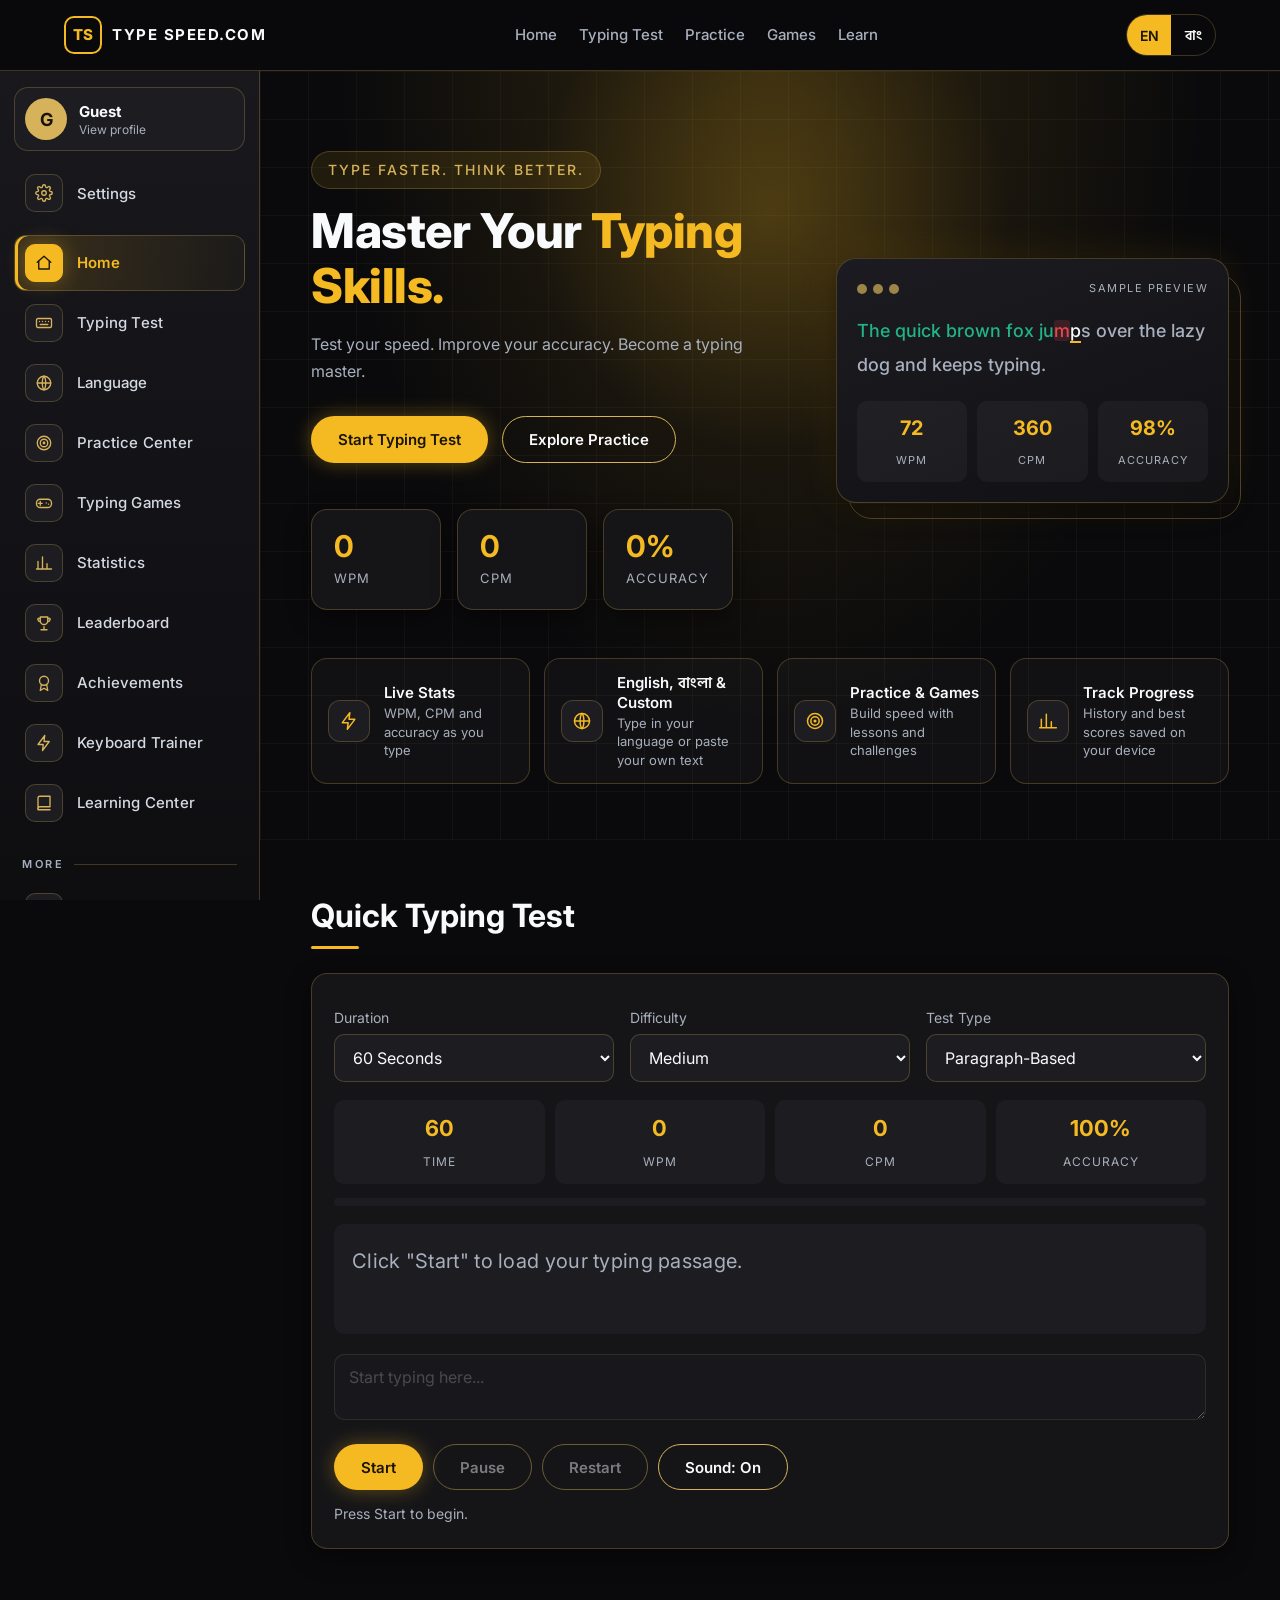
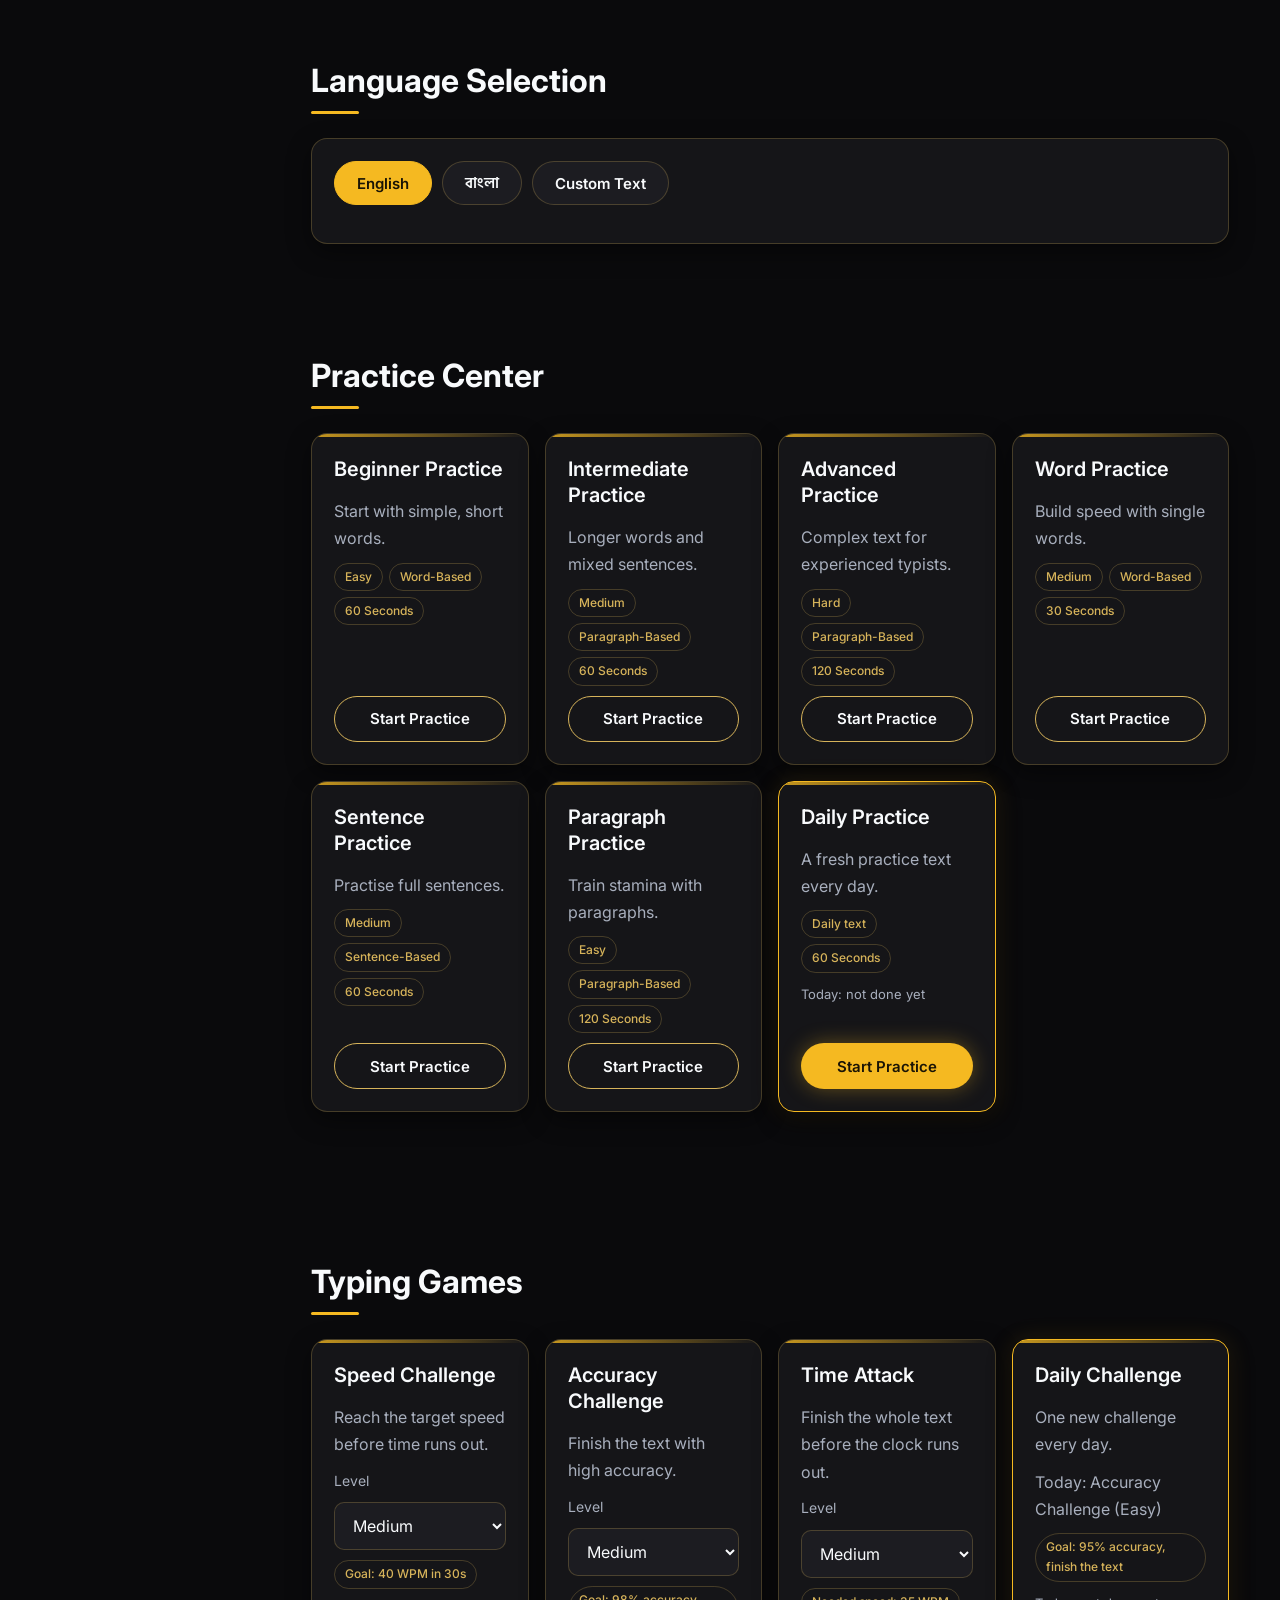
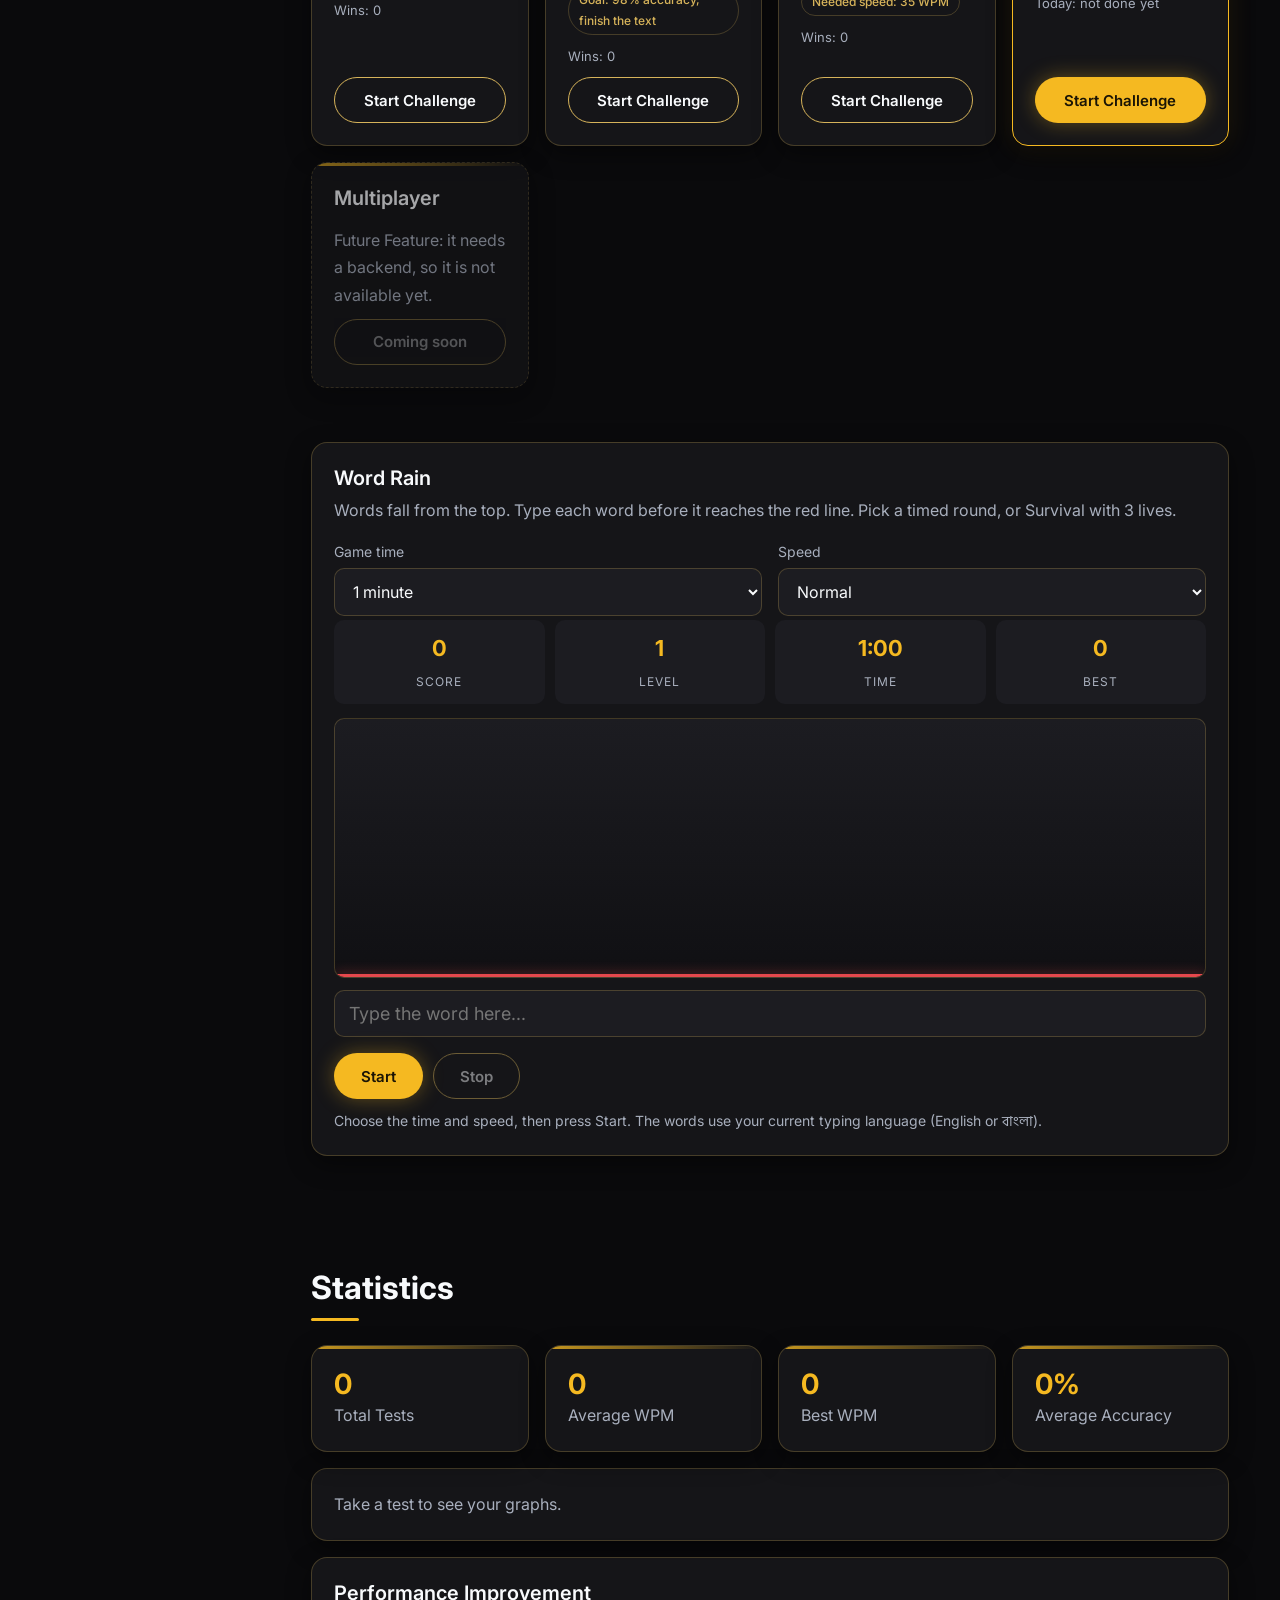
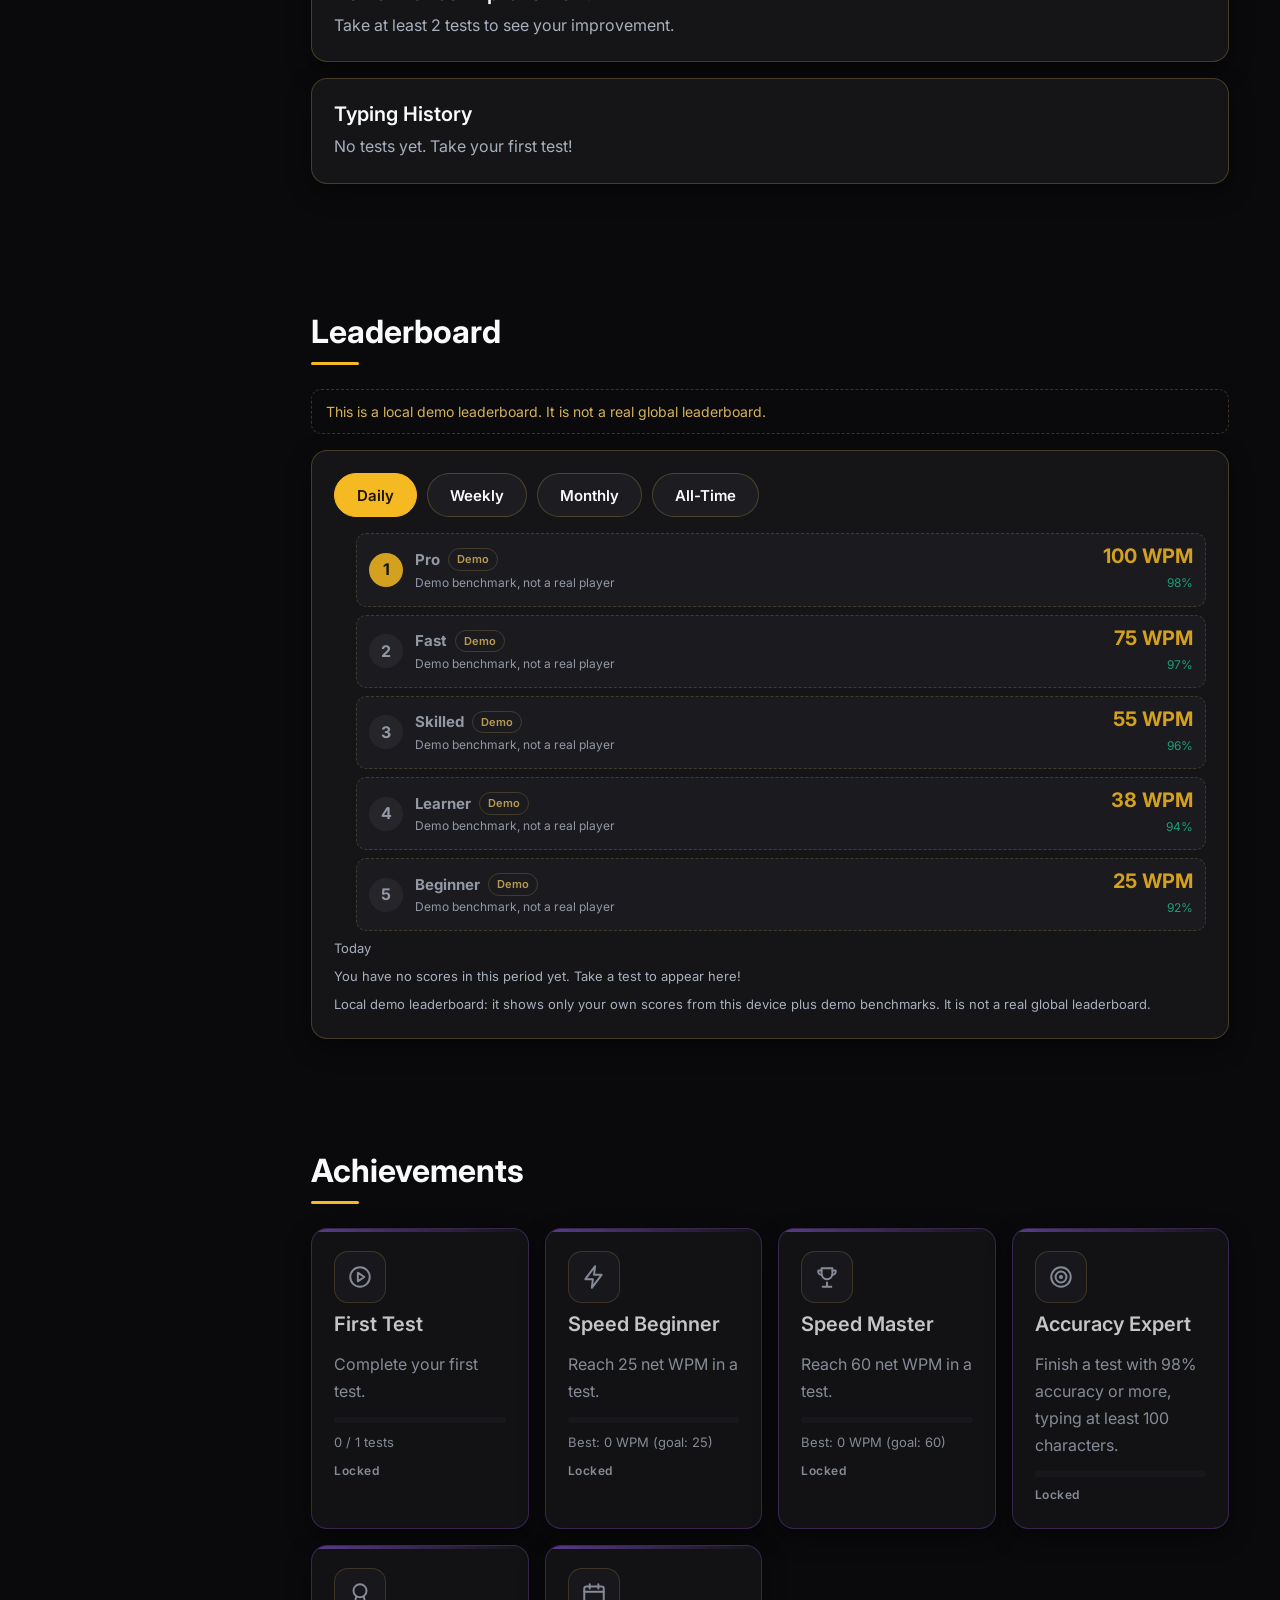
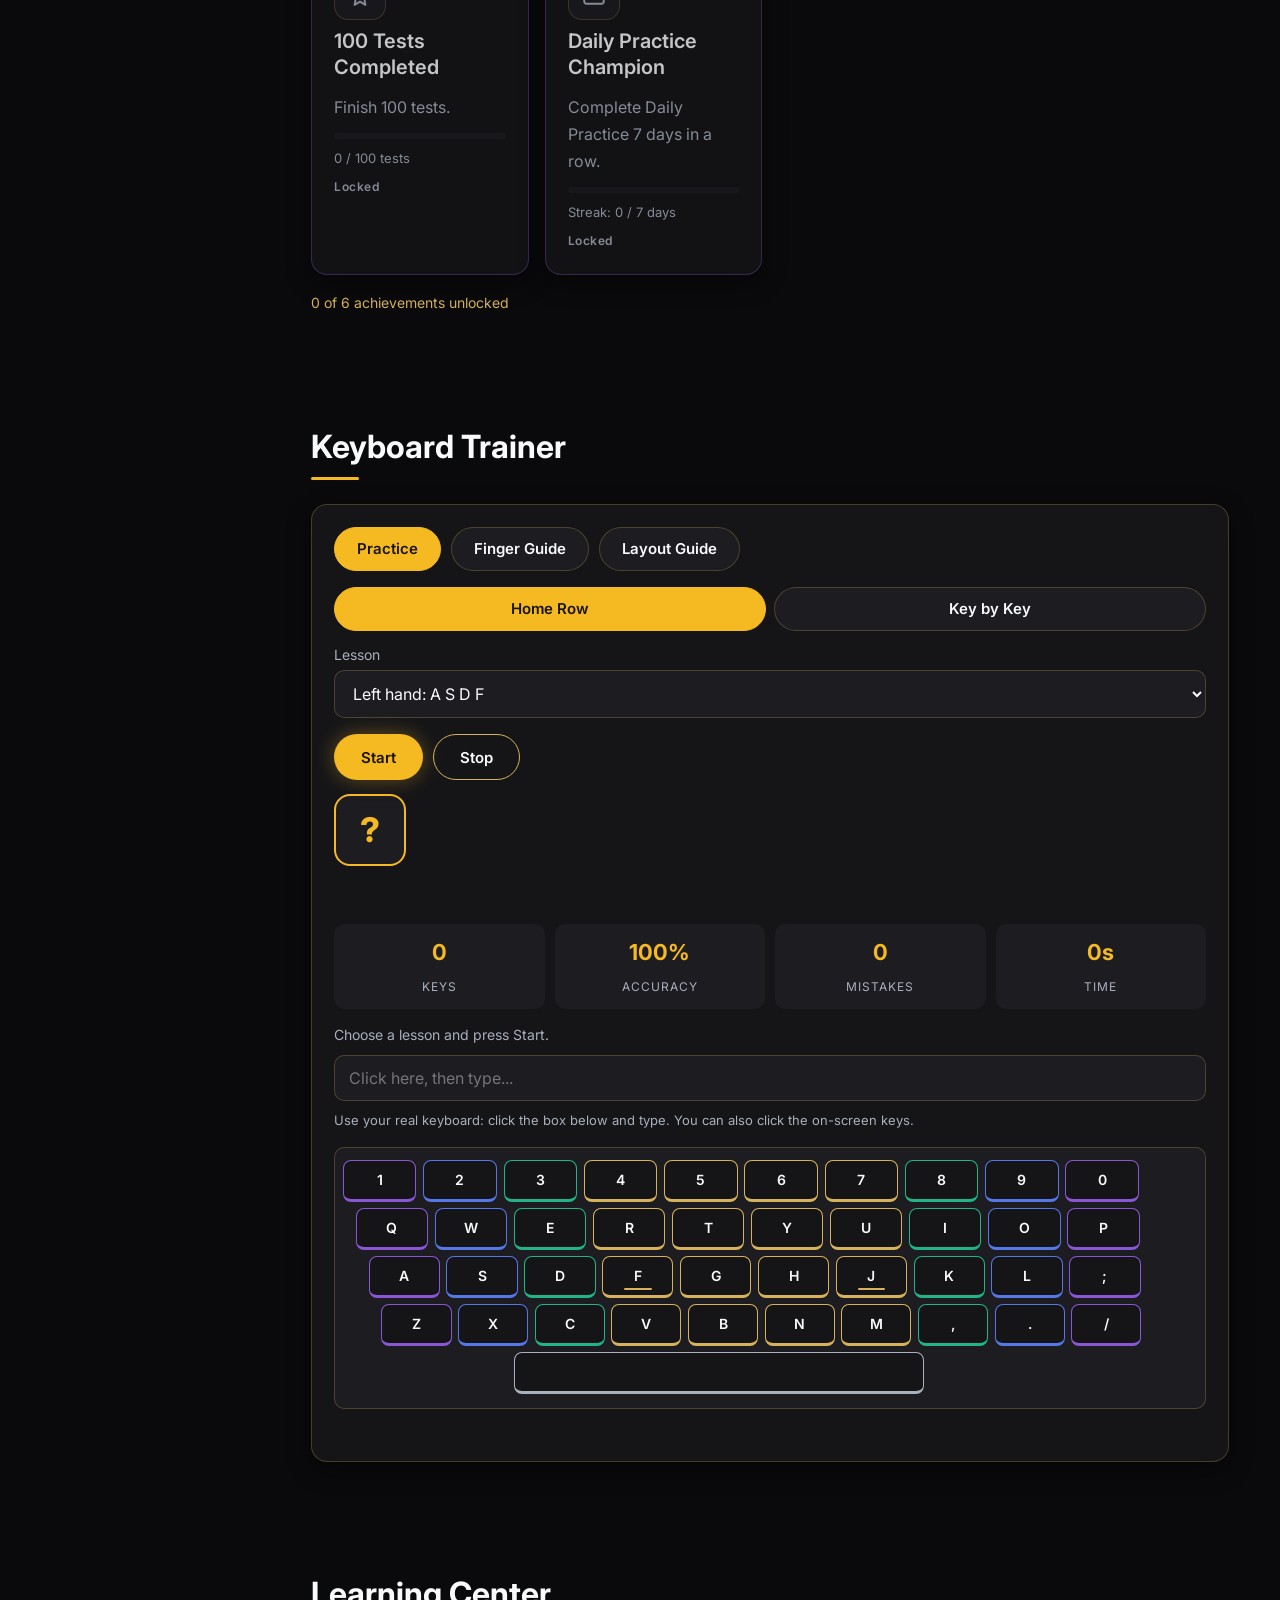
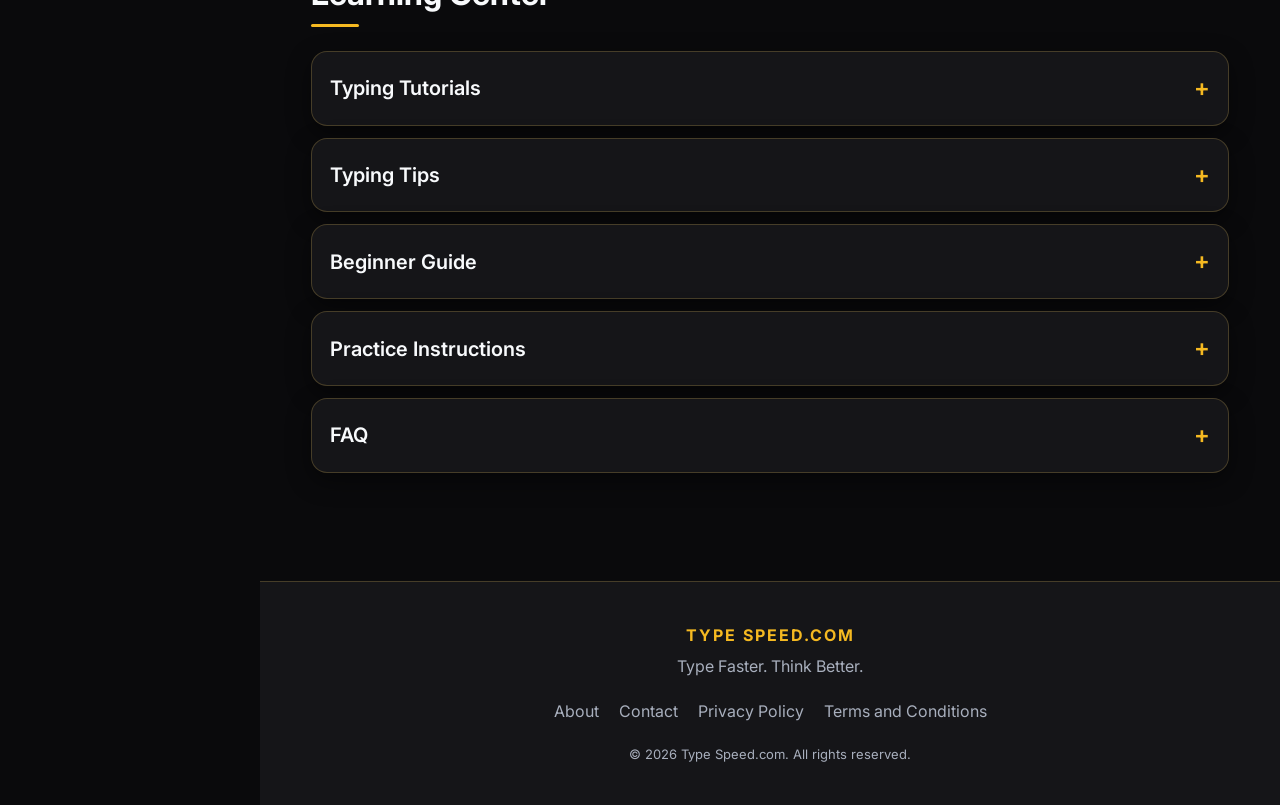
<file: index.html>
<!DOCTYPE html>
<html lang="en">
<head>
  <meta name="google-site-verification" content="xJxISXyD6xNyoBJLY_5O1xIVaWWptlsBP1_cJ2qd7jM" />
  <meta charset="UTF-8">
  <meta name="viewport" content="width=device-width, initial-scale=1.0">
  <meta name="theme-color" content="#0A0A0C">
  <meta name="description" content="Type Speed.com - Type Faster. Think Better. Test your typing speed in English, Bangla or your own text.">
  <title>Type Speed.com | Type Faster. Think Better.</title>

  <link rel="manifest" href="manifest.json">
  <meta name="mobile-web-app-capable" content="yes">
  <meta name="apple-mobile-web-app-capable" content="yes">
  <meta name="apple-mobile-web-app-title" content="Type Speed">
  <meta name="apple-mobile-web-app-status-bar-style" content="black">

  <link rel="icon" href="assets/favicon.svg" type="image/svg+xml">
  <link rel="apple-touch-icon" href="assets/images/apple-touch-icon.png">

  <link rel="preconnect" href="https://fonts.googleapis.com">
  <link rel="preconnect" href="https://fonts.gstatic.com" crossorigin>
  <link href="https://fonts.googleapis.com/css2?family=Hind+Siliguri:wght@400;500;600;700&family=Inter:wght@400;500;600;700;800&display=swap" rel="stylesheet">

  <link rel="stylesheet" href="css/style.css">
  <link rel="stylesheet" href="css/components.css">
  <link rel="stylesheet" href="css/home.css">
  <link rel="stylesheet" href="css/typing.css">
  <link rel="stylesheet" href="css/language.css">
  <link rel="stylesheet" href="css/practice.css">
  <link rel="stylesheet" href="css/games.css">
  <link rel="stylesheet" href="css/wordrain.css">
  <link rel="stylesheet" href="css/analytics.css">
  <link rel="stylesheet" href="css/leaderboard.css">
  <link rel="stylesheet" href="css/achievements.css">
  <link rel="stylesheet" href="css/profile.css">
  <link rel="stylesheet" href="css/trainer.css">
  <link rel="stylesheet" href="css/settings.css">
  <link rel="stylesheet" href="css/pwa.css">
  <link rel="stylesheet" href="css/responsive.css">
  <link rel="stylesheet" href="css/fixes.css">
  <link rel="stylesheet" href="css/polish.css">
</head>
<body>

  <a class="skip-link" href="#main-content">Skip to content</a>
  <noscript><p class="noscript-note">Type Speed.com needs JavaScript to work. Please turn JavaScript on in your browser.</p></noscript>

  <!-- 1. HEADER (Top Navbar) -->
  <header class="site-header" id="top">
    <a href="#top" class="brand" aria-label="Type Speed.com Home">
      <span class="brand-mark">TS</span>
      <span class="brand-name">TYPE SPEED.COM</span>
    </a>

    <nav class="main-nav" id="main-nav" aria-label="Main navigation">
      <a href="#hero" data-i18n="nav.home">Home</a>
      <a href="#quick-test" data-i18n="nav.test">Typing Test</a>
      <a href="#practice" data-i18n="nav.practice">Practice</a>
      <a href="#games" data-i18n="nav.games">Games</a>
      <a href="#learning" data-i18n="nav.learn">Learn</a>
    </nav>

    <div class="header-actions">
      <div class="ui-lang" role="group" aria-label="Interface language" data-i18n-aria="ui.aria">
        <button type="button" class="ui-lang-btn active" data-ui-lang="en" aria-pressed="true">EN</button>
        <button type="button" class="ui-lang-btn" data-ui-lang="bn" aria-pressed="false">বাং</button>
      </div>

      <button class="menu-toggle" id="menu-toggle" type="button" aria-label="Open menu" aria-expanded="false" aria-controls="sidebar">
        <span></span>
        <span></span>
        <span></span>
      </button>
    </div>
  </header>

  <!-- SIDEBAR -->
  <aside class="sidebar" id="sidebar" aria-label="Sidebar navigation">
    <div class="sidebar-head">
      <span class="sidebar-title" data-i18n="side.menu">Menu</span>
      <button class="sidebar-close" id="sidebar-close" type="button" aria-label="Close menu">&times;</button>
    </div>

    <button type="button" class="profile-card" id="profile-open" aria-haspopup="dialog">
      <span class="profile-avatar" id="profile-avatar">G</span>
      <span class="profile-info">
        <strong id="profile-name">Guest</strong>
        <small id="profile-sub">View profile</small>
      </span>
    </button>

    <button type="button" class="sidebar-action" id="settings-open" aria-haspopup="dialog">
      <svg class="nav-icon" viewBox="0 0 24 24" fill="none" stroke="currentColor" stroke-width="1.8" stroke-linecap="round" stroke-linejoin="round" aria-hidden="true"><circle cx="12" cy="12" r="3"/><path d="M19.4 15a1.7 1.7 0 0 0 .3 1.8l.1.1a2 2 0 1 1-2.8 2.8l-.1-.1a1.7 1.7 0 0 0-1.8-.3 1.7 1.7 0 0 0-1 1.5V21a2 2 0 1 1-4 0v-.1a1.7 1.7 0 0 0-1.1-1.5 1.7 1.7 0 0 0-1.8.3l-.1.1a2 2 0 1 1-2.8-2.8l.1-.1a1.7 1.7 0 0 0 .3-1.8 1.7 1.7 0 0 0-1.5-1H3a2 2 0 1 1 0-4h.1a1.7 1.7 0 0 0 1.5-1.1 1.7 1.7 0 0 0-.3-1.8l-.1-.1a2 2 0 1 1 2.8-2.8l.1.1a1.7 1.7 0 0 0 1.8.3H9a1.7 1.7 0 0 0 1-1.5V3a2 2 0 1 1 4 0v.1a1.7 1.7 0 0 0 1 1.5 1.7 1.7 0 0 0 1.8-.3l.1-.1a2 2 0 1 1 2.8 2.8l-.1.1a1.7 1.7 0 0 0-.3 1.8V9a1.7 1.7 0 0 0 1.5 1H21a2 2 0 1 1 0 4h-.1a1.7 1.7 0 0 0-1.5 1z"/></svg>
      <span id="settings-open-label">Settings</span>
    </button>

    <nav class="sidebar-nav">
      <a href="#hero"><span data-i18n="nav.home">Home</span></a>
      <a href="#quick-test"><span data-i18n="nav.test">Typing Test</span></a>
      <a href="#language"><span data-i18n="side.language">Language</span></a>
      <a href="#practice"><span data-i18n="side.practice">Practice Center</span></a>
      <a href="#games"><span data-i18n="side.games">Typing Games</span></a>
      <a href="#statistics"><span data-i18n="side.stats">Statistics</span></a>
      <a href="#leaderboard"><span data-i18n="side.leaderboard">Leaderboard</span></a>
      <a href="#achievements"><span data-i18n="side.achievements">Achievements</span></a>
      <a href="#keyboard"><span data-i18n="side.keyboard">Keyboard Trainer</span></a>
      <a href="#learning"><span data-i18n="side.learning">Learning Center</span></a>
    </nav>

    <p class="sidebar-label" data-i18n="side.more">More</p>
    <nav class="sidebar-nav">
      <a href="about.html"><span data-i18n="side.about">About</span></a>
      <a href="contact.html"><span data-i18n="side.contact">Contact</span></a>
      <a href="privacy.html"><span data-i18n="side.privacy">Privacy Policy</span></a>
      <a href="terms.html"><span data-i18n="side.terms">Terms and Conditions</span></a>
    </nav>
  </aside>

  <div class="overlay" id="overlay"></div>

  <main id="main-content">

    <!-- 2. HERO SECTION -->
    <section class="hero" id="hero">
      <div class="hero-inner">

        <div class="hero-content">
          <p class="tagline" data-i18n="hero.tagline">Type Faster. Think Better.</p>
          <h1><span data-i18n="hero.title1">Master Your</span> <span class="gold-text" data-i18n="hero.title2">Typing Skills.</span></h1>
          <p class="hero-text" data-i18n="hero.text">Test your speed. Improve your accuracy. Become a typing master.</p>

          <div class="hero-buttons">
            <a href="#quick-test" class="btn btn-gold" data-i18n="hero.start">Start Typing Test</a>
            <a href="#practice" class="btn btn-outline" data-i18n="hero.explore">Explore Practice</a>
          </div>

          <div class="hero-stats">
            <div class="hero-stat-card">
              <span class="stat-number" id="hero-wpm">0</span>
              <span class="stat-label">WPM</span>
            </div>
            <div class="hero-stat-card">
              <span class="stat-number" id="hero-cpm">0</span>
              <span class="stat-label">CPM</span>
            </div>
            <div class="hero-stat-card">
              <span class="stat-number" id="hero-accuracy">0%</span>
              <span class="stat-label" data-i18n="label.accuracy">Accuracy</span>
            </div>
          </div>
        </div>

        <div class="hero-visual" aria-hidden="true">
          <div class="typing-preview">
            <div class="preview-top">
              <span class="preview-dot"></span>
              <span class="preview-dot"></span>
              <span class="preview-dot"></span>
              <span class="preview-label" data-i18n="preview.label">Sample preview</span>
            </div>
            <p class="preview-text"><span class="ok">The quick brown fox ju</span><span class="bad">m</span><span class="cur">p</span>s over the lazy dog and keeps typing.</p>
            <div class="preview-stats">
              <div class="preview-stat"><strong>72</strong><small>WPM</small></div>
              <div class="preview-stat"><strong>360</strong><small>CPM</small></div>
              <div class="preview-stat"><strong>98%</strong><small data-i18n="label.accuracy">Accuracy</small></div>
            </div>
          </div>
        </div>

      </div>

      <div class="feature-strip">
        <div class="feature-item">
          <svg class="feature-icon" viewBox="0 0 24 24" fill="none" stroke="currentColor" stroke-width="1.8" stroke-linecap="round" stroke-linejoin="round" aria-hidden="true"><path d="M13 2L4 14h7l-1 8 9-12h-7l1-8z"/></svg>
          <div><strong data-i18n="feat.1.t">Live Stats</strong><span data-i18n="feat.1.d">WPM, CPM and accuracy as you type</span></div>
        </div>
        <div class="feature-item">
          <svg class="feature-icon" viewBox="0 0 24 24" fill="none" stroke="currentColor" stroke-width="1.8" stroke-linecap="round" stroke-linejoin="round" aria-hidden="true"><circle cx="12" cy="12" r="9"/><path d="M3 12h18"/><path d="M12 3c3 3 3 15 0 18"/><path d="M12 3c-3 3-3 15 0 18"/></svg>
          <div><strong data-i18n="feat.2.t">English, বাংলা &amp; Custom</strong><span data-i18n="feat.2.d">Type in your language or paste your own text</span></div>
        </div>
        <div class="feature-item">
          <svg class="feature-icon" viewBox="0 0 24 24" fill="none" stroke="currentColor" stroke-width="1.8" stroke-linecap="round" stroke-linejoin="round" aria-hidden="true"><circle cx="12" cy="12" r="9"/><circle cx="12" cy="12" r="5"/><circle cx="12" cy="12" r="1"/></svg>
          <div><strong data-i18n="feat.3.t">Practice &amp; Games</strong><span data-i18n="feat.3.d">Build speed with lessons and challenges</span></div>
        </div>
        <div class="feature-item">
          <svg class="feature-icon" viewBox="0 0 24 24" fill="none" stroke="currentColor" stroke-width="1.8" stroke-linecap="round" stroke-linejoin="round" aria-hidden="true"><path d="M4 20V10M10 20V4M16 20v-7M22 20H2"/></svg>
          <div><strong data-i18n="feat.4.t">Track Progress</strong><span data-i18n="feat.4.d">History and best scores saved on your device</span></div>
        </div>
      </div>
    </section>

    <!-- 3. QUICK TYPING TEST -->
    <section class="section" id="quick-test">
      <h2 data-i18n="test.title">Quick Typing Test</h2>

      <div class="card test-card">
        <div class="test-options">
          <div class="option">
            <label for="duration-select" data-i18n="opt.duration">Duration</label>
            <select id="duration-select">
              <option value="15" data-i18n="dur.15">15 Seconds</option>
              <option value="30" data-i18n="dur.30">30 Seconds</option>
              <option value="60" selected data-i18n="dur.60">60 Seconds</option>
              <option value="120" data-i18n="dur.120">120 Seconds</option>
              <option value="custom" data-i18n="dur.custom">Custom</option>
            </select>
            <div class="custom-duration" id="custom-duration-wrap" hidden>
              <label for="custom-duration" data-i18n="dur.custom_label">Seconds (5 to 600)</label>
              <input type="number" id="custom-duration" min="5" max="600" value="45" inputmode="numeric">
            </div>
          </div>

          <div class="option">
            <label for="difficulty-select" data-i18n="opt.difficulty">Difficulty</label>
            <select id="difficulty-select">
              <option value="easy" data-i18n="diff.easy">Easy</option>
              <option value="medium" selected data-i18n="diff.medium">Medium</option>
              <option value="hard" data-i18n="diff.hard">Hard</option>
            </select>
          </div>

          <div class="option">
            <label for="mode-select" data-i18n="opt.mode">Test Type</label>
            <select id="mode-select">
              <option value="word" data-i18n="mode.word">Word-Based</option>
              <option value="sentence" data-i18n="mode.sentence">Sentence-Based</option>
              <option value="paragraph" selected data-i18n="mode.paragraph">Paragraph-Based</option>
            </select>
          </div>
        </div>

        <div class="live-stats">
          <div class="live-stat"><span id="live-time">60</span><small data-i18n="live.time">Time</small></div>
          <div class="live-stat"><span id="live-wpm">0</span><small>WPM</small></div>
          <div class="live-stat"><span id="live-cpm">0</span><small>CPM</small></div>
          <div class="live-stat"><span id="live-accuracy">100%</span><small data-i18n="label.accuracy">Accuracy</small></div>
        </div>

        <div class="progress-bar" aria-hidden="true">
          <div class="progress-fill" id="progress-fill"></div>
        </div>

        <div class="passage" id="passage" aria-live="off">Click "Start" to load your typing passage.</div>

        <label for="typing-input" class="visually-hidden" data-i18n="test.type_here">Type here</label>
        <textarea id="typing-input" rows="2" placeholder="Start typing here..." data-i18n-placeholder="test.placeholder" disabled autocomplete="off" autocorrect="off" autocapitalize="off" spellcheck="false"></textarea>

        <div class="test-controls">
          <button type="button" class="btn btn-gold" id="start-btn" data-i18n="btn.start">Start</button>
          <button type="button" class="btn btn-outline" id="pause-btn">Pause</button>
          <button type="button" class="btn btn-outline" id="restart-btn" data-i18n="btn.restart">Restart</button>
          <button type="button" class="btn btn-outline" id="sound-btn">Sound: On</button>
        </div>

        <p class="test-status" id="test-status" role="status"></p>
      </div>

      <!-- RESULT SCREEN -->
      <div class="card results-card" id="results" hidden>
        <h3 data-i18n="res.title">Your Results</h3>

        <div class="game-banner" id="game-banner" role="status" hidden></div>

        <div class="result-grid">
          <div class="result-item main"><span id="result-net-wpm">0</span><small data-i18n="res.net">Net WPM</small></div>
          <div class="result-item"><span id="result-gross-wpm">0</span><small data-i18n="res.gross">Gross WPM</small></div>
          <div class="result-item"><span id="result-cpm">0</span><small data-i18n="res.cpm">CPM</small></div>
          <div class="result-item"><span id="result-accuracy">0%</span><small data-i18n="label.accuracy">Accuracy</small></div>
          <div class="result-item"><span id="result-correct">0</span><small data-i18n="res.correct">Correct Chars</small></div>
          <div class="result-item"><span id="result-incorrect">0</span><small data-i18n="res.incorrect">Incorrect Chars</small></div>
          <div class="result-item"><span id="result-error-rate">0%</span><small data-i18n="res.error">Error Rate</small></div>
          <div class="result-item"><span id="result-time">0s</span><small data-i18n="res.time">Time</small></div>
        </div>

        <h4 class="graph-title" data-i18n="res.graph">Performance Graph</h4>
        <p class="graph-note" data-i18n="res.graph_note">Net WPM for each second</p>
        <canvas id="result-graph" role="img" aria-label="Graph of your net words per minute during the test" data-i18n-aria="res.graph_aria"></canvas>

        <p class="formula-note" data-i18n="res.formula">How it is calculated: 5 characters = 1 word (same rule for every language). Net WPM = Gross WPM minus uncorrected errors per minute.</p>

        <div class="test-controls">
          <button type="button" class="btn btn-gold" id="retry-btn" data-i18n="res.retry">Try Again</button>
          <button type="button" class="btn btn-outline" id="share-btn" data-i18n="res.share">Share Result</button>
        </div>
        <p class="share-status" id="share-status" role="status"></p>
      </div>
    </section>

    <!-- 4. LANGUAGE SELECTION -->
    <section class="section" id="language">
      <h2 data-i18n="lang.title">Language Selection</h2>

      <div class="card">
        <div class="language-options">
          <button type="button" class="lang-btn active" data-lang="english" aria-pressed="true">English</button>
          <button type="button" class="lang-btn" data-lang="bangla" aria-pressed="false">বাংলা</button>
          <button type="button" class="lang-btn" data-lang="custom" aria-pressed="false" data-i18n="lang.custom">Custom Text</button>
        </div>

        <p class="lang-note" id="bangla-note" data-i18n="lang.bangla_note" hidden>Bangla typing uses your phone's Bangla (Unicode) keyboard, such as Gboard Bangla. Bijoy layout mapping is not built into this website.</p>

        <div class="custom-text-box" id="custom-text-box" hidden>
          <label for="custom-text" data-i18n="lang.custom_label">Paste your own paragraph</label>
          <textarea id="custom-text" rows="4" maxlength="1500" placeholder="Paste your text here..." data-i18n-placeholder="lang.custom_ph"></textarea>
          <p class="custom-count" id="custom-text-count"></p>
        </div>
      </div>
    </section>

    <!-- 5. PRACTICE CENTER -->
    <section class="section" id="practice">
      <h2 data-i18n="side.practice">Practice Center</h2>

      <div class="card-grid" id="practice-grid"></div>
      <p class="practice-status" id="practice-status" role="status"></p>
    </section>

    <!-- 6. TYPING GAMES -->
    <section class="section" id="games">
      <h2 data-i18n="side.games">Typing Games</h2>

      <div class="card-grid" id="games-grid"></div>
      <p class="practice-status" id="games-status" role="status"></p>

      <div class="card wordrain-card" id="wordrain-root"></div>
    </section>

    <!-- 7. STATISTICS (Analytics Dashboard) -->
    <section class="section" id="statistics">
      <h2 data-i18n="side.stats">Statistics</h2>

      <div id="analytics-root"></div>
    </section>

    <!-- 8. LEADERBOARD (Local / Demo) -->
    <section class="section" id="leaderboard">
      <h2 data-i18n="side.leaderboard">Leaderboard</h2>
      <p class="note" data-i18n="leader.note">This is a local demo leaderboard. It is not a real global leaderboard.</p>

      <div class="card">
        <div class="tab-row">
          <button type="button" class="tab-btn active" data-period="daily" aria-pressed="true" data-i18n="tab.daily">Daily</button>
          <button type="button" class="tab-btn" data-period="weekly" aria-pressed="false" data-i18n="tab.weekly">Weekly</button>
          <button type="button" class="tab-btn" data-period="monthly" aria-pressed="false" data-i18n="tab.monthly">Monthly</button>
          <button type="button" class="tab-btn" data-period="alltime" aria-pressed="false" data-i18n="tab.alltime">All-Time</button>
        </div>

        <ol class="lb-list" id="leaderboard-list"></ol>
        <div class="lb-foot" id="leaderboard-foot"></div>
      </div>
    </section>

    <!-- 9. ACHIEVEMENTS -->
    <section class="section" id="achievements">
      <h2 data-i18n="side.achievements">Achievements</h2>

      <div class="card-grid" id="achievements-grid"></div>
      <p class="achievement-summary" id="achievements-summary" role="status"></p>
    </section>

    <!-- 10. KEYBOARD TRAINER -->
    <section class="section" id="keyboard">
      <h2 data-i18n="side.keyboard">Keyboard Trainer</h2>

      <div class="card" id="trainer-root"></div>
    </section>

    <!-- 11. LEARNING CENTER -->
    <section class="section" id="learning">
      <h2 data-i18n="side.learning">Learning Center</h2>

      <div id="learning-root"></div>
    </section>

  </main>

  <!-- 12. FOOTER -->
  <footer class="site-footer">
    <p class="footer-brand">TYPE SPEED.COM</p>
    <p data-i18n="hero.tagline">Type Faster. Think Better.</p>
    <nav class="footer-links" aria-label="Footer navigation">
      <a href="about.html" data-i18n="side.about">About</a>
      <a href="contact.html" data-i18n="side.contact">Contact</a>
      <a href="privacy.html" data-i18n="side.privacy">Privacy Policy</a>
      <a href="terms.html" data-i18n="side.terms">Terms and Conditions</a>
    </nav>
    <p class="copyright" data-i18n="foot.copy">&copy; 2026 Type Speed.com. All rights reserved.</p>
  </footer>

  <script src="js/storage.js"></script>
  <script src="js/settings.js"></script>
  <script src="js/i18n.js"></script>
  <script src="js/texts.js"></script>
  <script src="js/texts-more.js"></script>
  <script src="js/texts-more2.js"></script>
  <script src="js/texts-bn.js"></script>
  <script src="js/texts-bn-more.js"></script>
  <script src="js/texts-bn-more2.js"></script>
  <script src="js/typing-engine.js"></script>
  <script src="js/practice.js"></script>
  <script src="js/games.js"></script>
  <script src="js/wordrain.js"></script>
  <script src="js/analytics.js"></script>
  <script src="js/leaderboard.js"></script>
  <script src="js/achievements.js"></script>
  <script src="js/profile.js"></script>
  <script src="js/keyboard.js"></script>
  <script src="js/learning.js"></script>
  <script src="js/pwa.js"></script>
  <script src="js/polish.js"></script>
  <script src="js/app.js"></script>
</body>
</html>
</file>
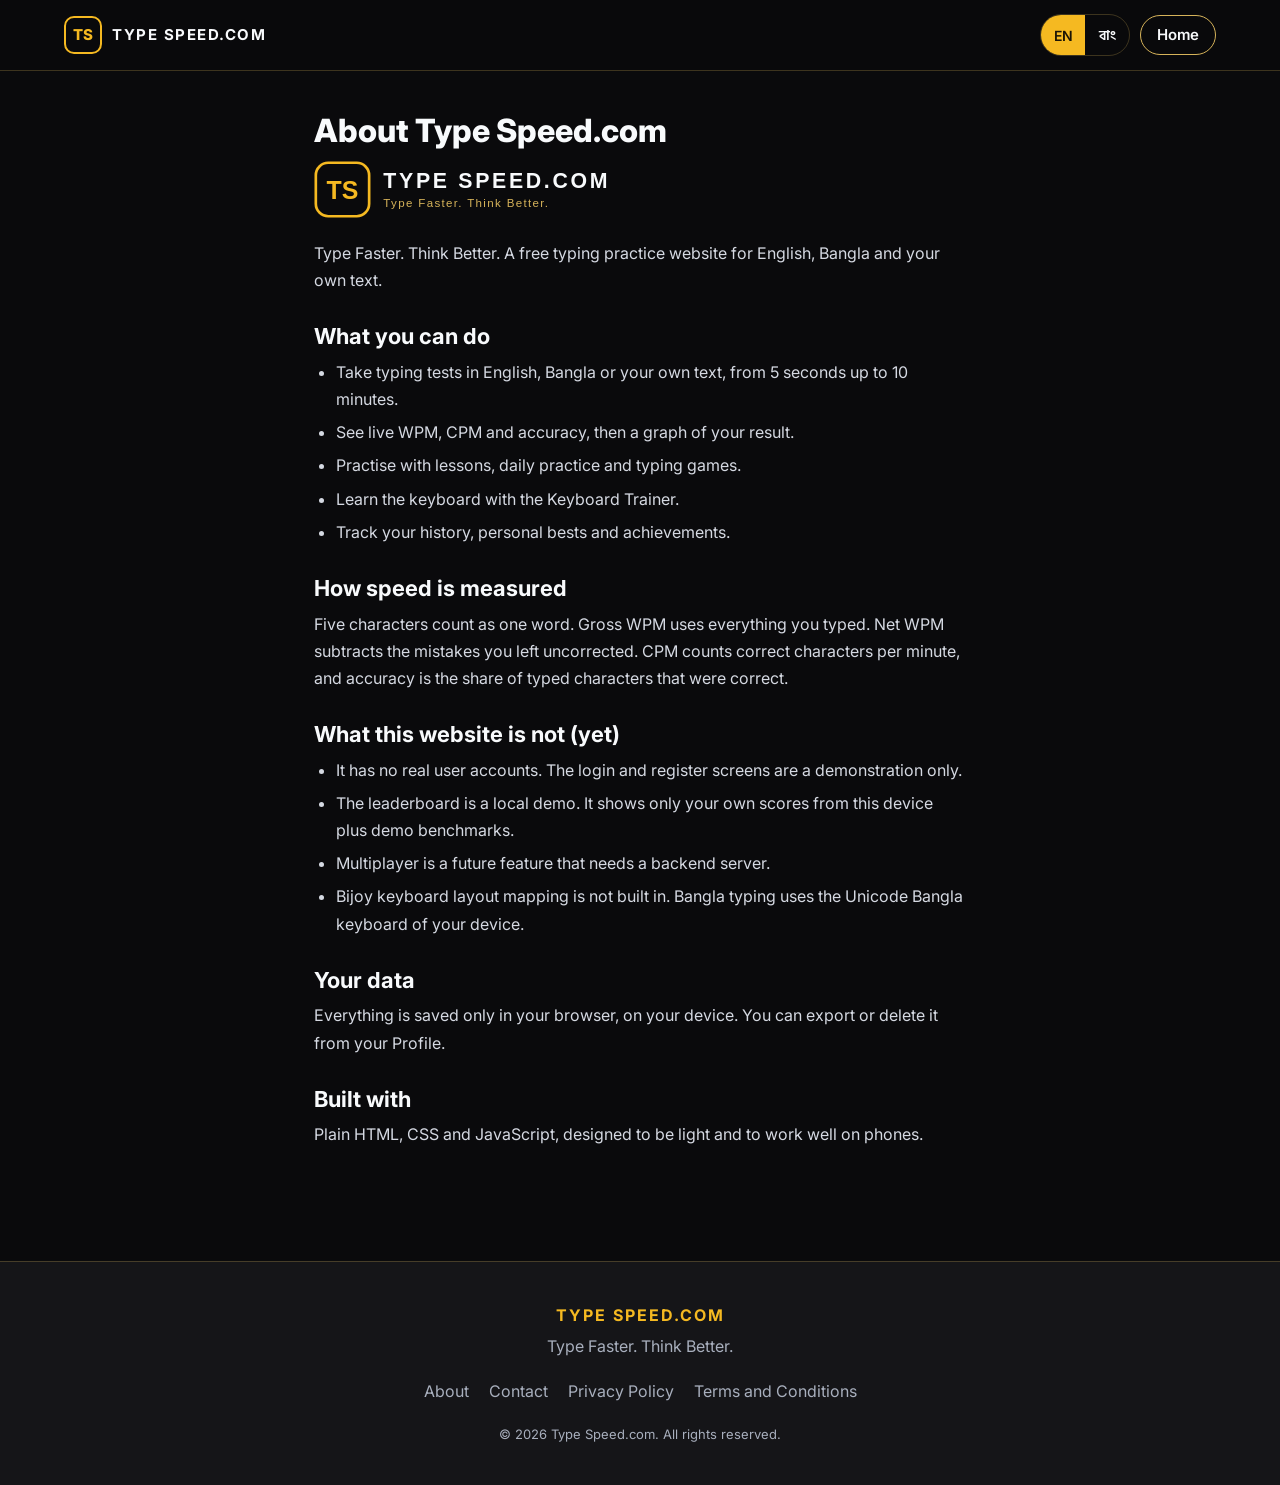
<file: about.html>
<!DOCTYPE html>
<html lang="en">
<head>
  <meta charset="UTF-8">
  <meta name="viewport" content="width=device-width, initial-scale=1.0">
  <meta name="theme-color" content="#0A0A0C">
  <meta name="description" content="About Type Speed.com, a free typing practice website for English, Bangla and your own text.">
  <title>About | Type Speed.com</title>

  <link rel="icon" href="assets/favicon.svg" type="image/svg+xml">

  <link rel="preconnect" href="https://fonts.googleapis.com">
  <link rel="preconnect" href="https://fonts.gstatic.com" crossorigin>
  <link href="https://fonts.googleapis.com/css2?family=Hind+Siliguri:wght@400;500;600;700&family=Inter:wght@400;500;600;700;800&display=swap" rel="stylesheet">

  <link rel="stylesheet" href="css/style.css">
  <link rel="stylesheet" href="css/components.css">
  <link rel="stylesheet" href="css/language.css">
  <link rel="stylesheet" href="css/pages.css">
  <link rel="stylesheet" href="css/fixes.css">
</head>
<body data-page="about">

  <a class="skip-link" href="#main-content">Skip to content</a>

  <header class="site-header page-header">
    <a href="index.html" class="brand" aria-label="Type Speed.com Home">
      <span class="brand-mark">TS</span>
      <span class="brand-name">TYPE SPEED.COM</span>
    </a>

    <div class="header-actions">
      <div class="ui-lang" role="group" aria-label="Interface language" data-i18n-aria="ui.aria">
        <button type="button" class="ui-lang-btn active" data-ui-lang="en" aria-pressed="true">EN</button>
        <button type="button" class="ui-lang-btn" data-ui-lang="bn" aria-pressed="false">বাং</button>
      </div>
      <a href="index.html" class="btn btn-outline home-btn" data-i18n="nav.home">Home</a>
    </div>
  </header>

  <main id="main-content" class="page-wrap">
    <div id="page-root"></div>
    <noscript><p class="noscript-note">This page needs JavaScript to show its content.</p></noscript>
  </main>

  <footer class="site-footer">
    <p class="footer-brand">TYPE SPEED.COM</p>
    <p data-i18n="hero.tagline">Type Faster. Think Better.</p>
    <nav class="footer-links" aria-label="Footer navigation">
      <a href="about.html" data-i18n="side.about">About</a>
      <a href="contact.html" data-i18n="side.contact">Contact</a>
      <a href="privacy.html" data-i18n="side.privacy">Privacy Policy</a>
      <a href="terms.html" data-i18n="side.terms">Terms and Conditions</a>
    </nav>
    <p class="copyright" data-i18n="foot.copy">&copy; 2026 Type Speed.com. All rights reserved.</p>
  </footer>

  <script src="js/i18n.js"></script>
  <script src="js/pages.js"></script>
</body>
</html>
</file>
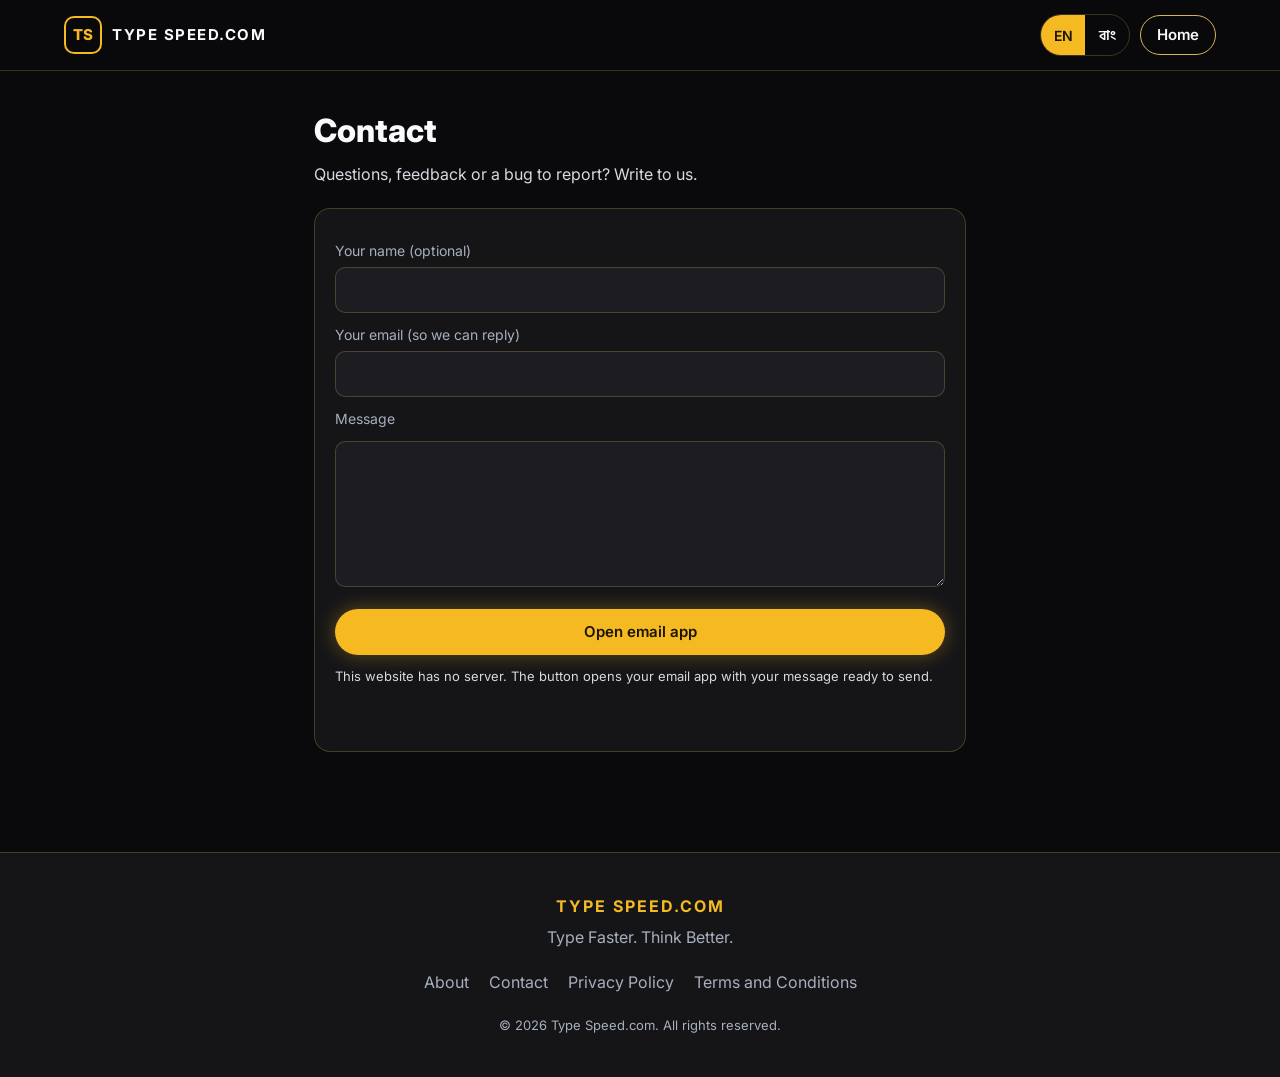
<file: contact.html>
<!DOCTYPE html>
<html lang="en">
<head>
  <meta charset="UTF-8">
  <meta name="viewport" content="width=device-width, initial-scale=1.0">
  <meta name="theme-color" content="#0A0A0C">
  <meta name="description" content="Contact Type Speed.com with your questions or feedback.">
  <title>Contact | Type Speed.com</title>

  <link rel="icon" href="assets/favicon.svg" type="image/svg+xml">

  <link rel="preconnect" href="https://fonts.googleapis.com">
  <link rel="preconnect" href="https://fonts.gstatic.com" crossorigin>
  <link href="https://fonts.googleapis.com/css2?family=Hind+Siliguri:wght@400;500;600;700&family=Inter:wght@400;500;600;700;800&display=swap" rel="stylesheet">

  <link rel="stylesheet" href="css/style.css">
  <link rel="stylesheet" href="css/components.css">
  <link rel="stylesheet" href="css/language.css">
  <link rel="stylesheet" href="css/pages.css">
  <link rel="stylesheet" href="css/fixes.css">
</head>
<body data-page="contact">

  <a class="skip-link" href="#main-content">Skip to content</a>

  <header class="site-header page-header">
    <a href="index.html" class="brand" aria-label="Type Speed.com Home">
      <span class="brand-mark">TS</span>
      <span class="brand-name">TYPE SPEED.COM</span>
    </a>

    <div class="header-actions">
      <div class="ui-lang" role="group" aria-label="Interface language" data-i18n-aria="ui.aria">
        <button type="button" class="ui-lang-btn active" data-ui-lang="en" aria-pressed="true">EN</button>
        <button type="button" class="ui-lang-btn" data-ui-lang="bn" aria-pressed="false">বাং</button>
      </div>
      <a href="index.html" class="btn btn-outline home-btn" data-i18n="nav.home">Home</a>
    </div>
  </header>

  <main id="main-content" class="page-wrap">
    <div id="page-root"></div>
    <noscript><p class="noscript-note">This page needs JavaScript to show its content.</p></noscript>
  </main>

  <footer class="site-footer">
    <p class="footer-brand">TYPE SPEED.COM</p>
    <p data-i18n="hero.tagline">Type Faster. Think Better.</p>
    <nav class="footer-links" aria-label="Footer navigation">
      <a href="about.html" data-i18n="side.about">About</a>
      <a href="contact.html" data-i18n="side.contact">Contact</a>
      <a href="privacy.html" data-i18n="side.privacy">Privacy Policy</a>
      <a href="terms.html" data-i18n="side.terms">Terms and Conditions</a>
    </nav>
    <p class="copyright" data-i18n="foot.copy">&copy; 2026 Type Speed.com. All rights reserved.</p>
  </footer>

  <script src="js/i18n.js"></script>
  <script src="js/pages.js"></script>
</body>
</html>
</file>
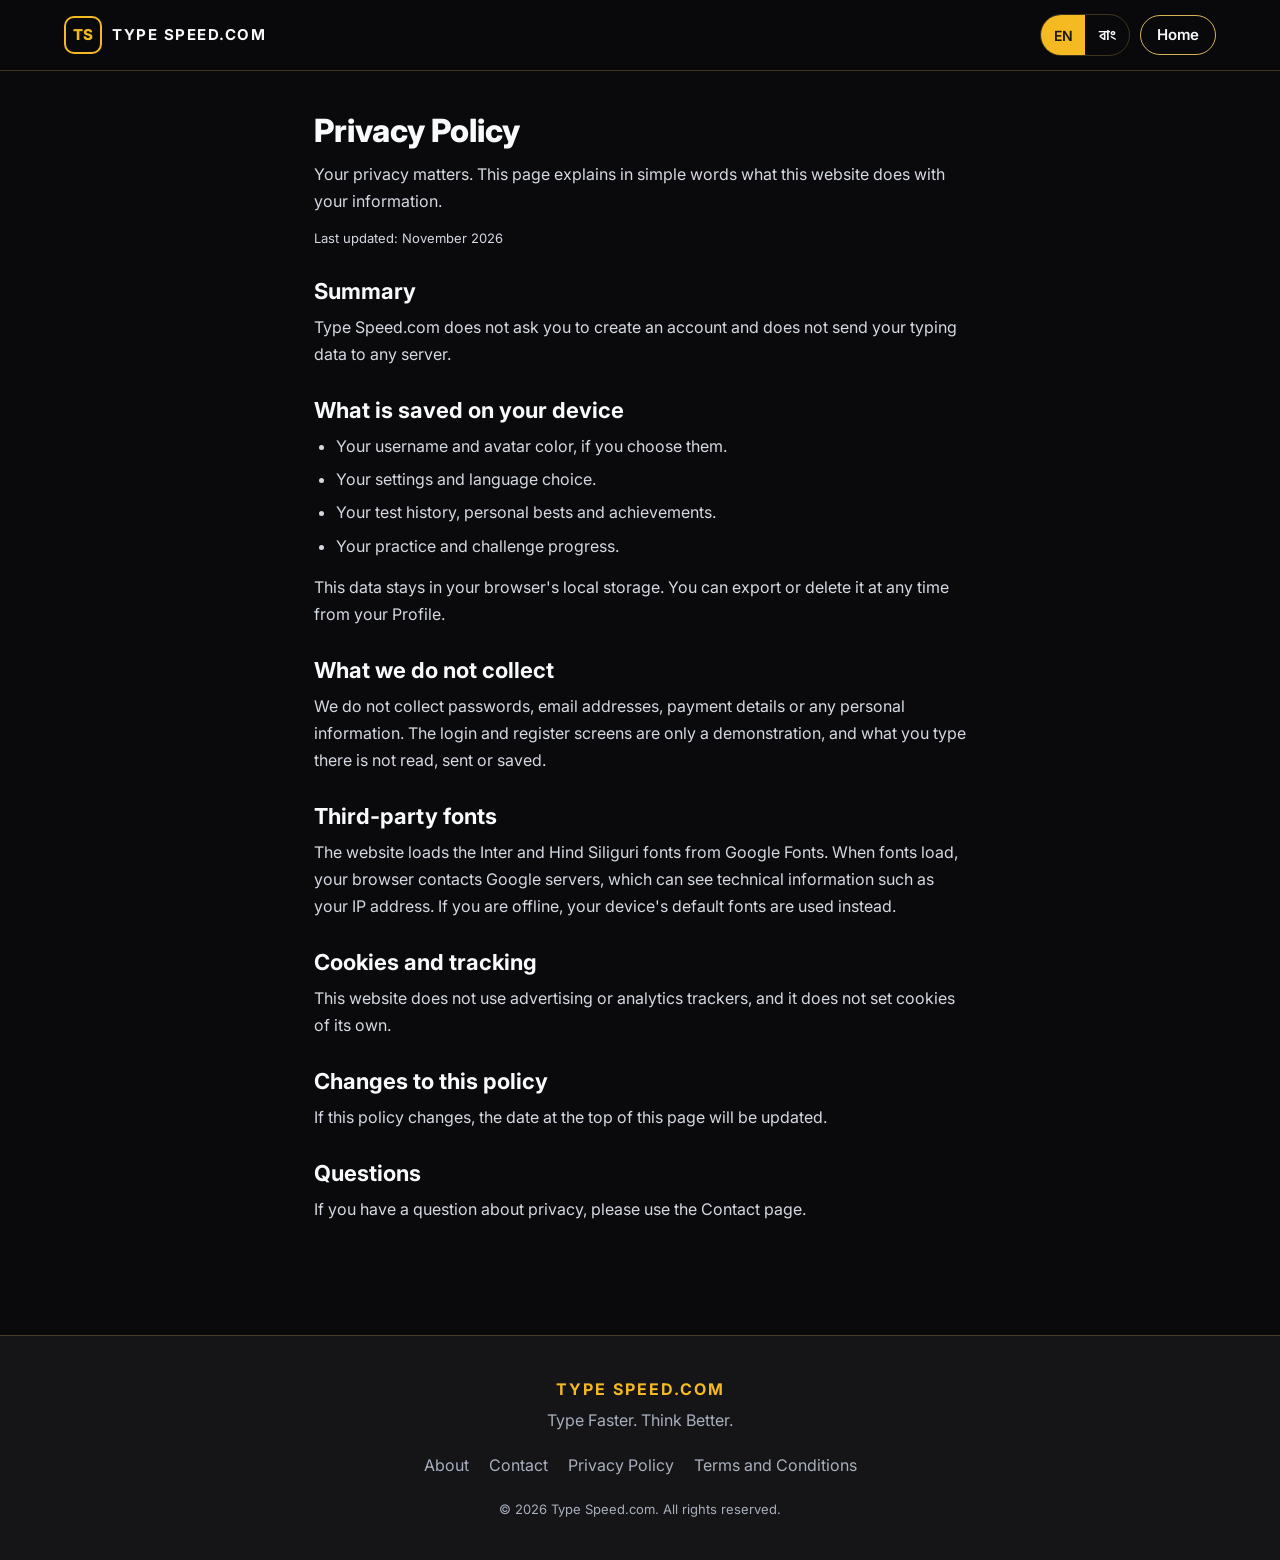
<file: privacy.html>
<!DOCTYPE html>
<html lang="en">
<head>
  <meta charset="UTF-8">
  <meta name="viewport" content="width=device-width, initial-scale=1.0">
  <meta name="theme-color" content="#0A0A0C">
  <meta name="description" content="Privacy Policy of Type Speed.com.">
  <title>Privacy Policy | Type Speed.com</title>

  <link rel="icon" href="assets/favicon.svg" type="image/svg+xml">

  <link rel="preconnect" href="https://fonts.googleapis.com">
  <link rel="preconnect" href="https://fonts.gstatic.com" crossorigin>
  <link href="https://fonts.googleapis.com/css2?family=Hind+Siliguri:wght@400;500;600;700&family=Inter:wght@400;500;600;700;800&display=swap" rel="stylesheet">

  <link rel="stylesheet" href="css/style.css">
  <link rel="stylesheet" href="css/components.css">
  <link rel="stylesheet" href="css/language.css">
  <link rel="stylesheet" href="css/pages.css">
  <link rel="stylesheet" href="css/fixes.css">
</head>
<body data-page="privacy">

  <a class="skip-link" href="#main-content">Skip to content</a>

  <header class="site-header page-header">
    <a href="index.html" class="brand" aria-label="Type Speed.com Home">
      <span class="brand-mark">TS</span>
      <span class="brand-name">TYPE SPEED.COM</span>
    </a>

    <div class="header-actions">
      <div class="ui-lang" role="group" aria-label="Interface language" data-i18n-aria="ui.aria">
        <button type="button" class="ui-lang-btn active" data-ui-lang="en" aria-pressed="true">EN</button>
        <button type="button" class="ui-lang-btn" data-ui-lang="bn" aria-pressed="false">বাং</button>
      </div>
      <a href="index.html" class="btn btn-outline home-btn" data-i18n="nav.home">Home</a>
    </div>
  </header>

  <main id="main-content" class="page-wrap">
    <div id="page-root"></div>
    <noscript><p class="noscript-note">This page needs JavaScript to show its content.</p></noscript>
  </main>

  <footer class="site-footer">
    <p class="footer-brand">TYPE SPEED.COM</p>
    <p data-i18n="hero.tagline">Type Faster. Think Better.</p>
    <nav class="footer-links" aria-label="Footer navigation">
      <a href="about.html" data-i18n="side.about">About</a>
      <a href="contact.html" data-i18n="side.contact">Contact</a>
      <a href="privacy.html" data-i18n="side.privacy">Privacy Policy</a>
      <a href="terms.html" data-i18n="side.terms">Terms and Conditions</a>
    </nav>
    <p class="copyright" data-i18n="foot.copy">&copy; 2026 Type Speed.com. All rights reserved.</p>
  </footer>

  <script src="js/i18n.js"></script>
  <script src="js/pages.js"></script>
</body>
</html>
</file>
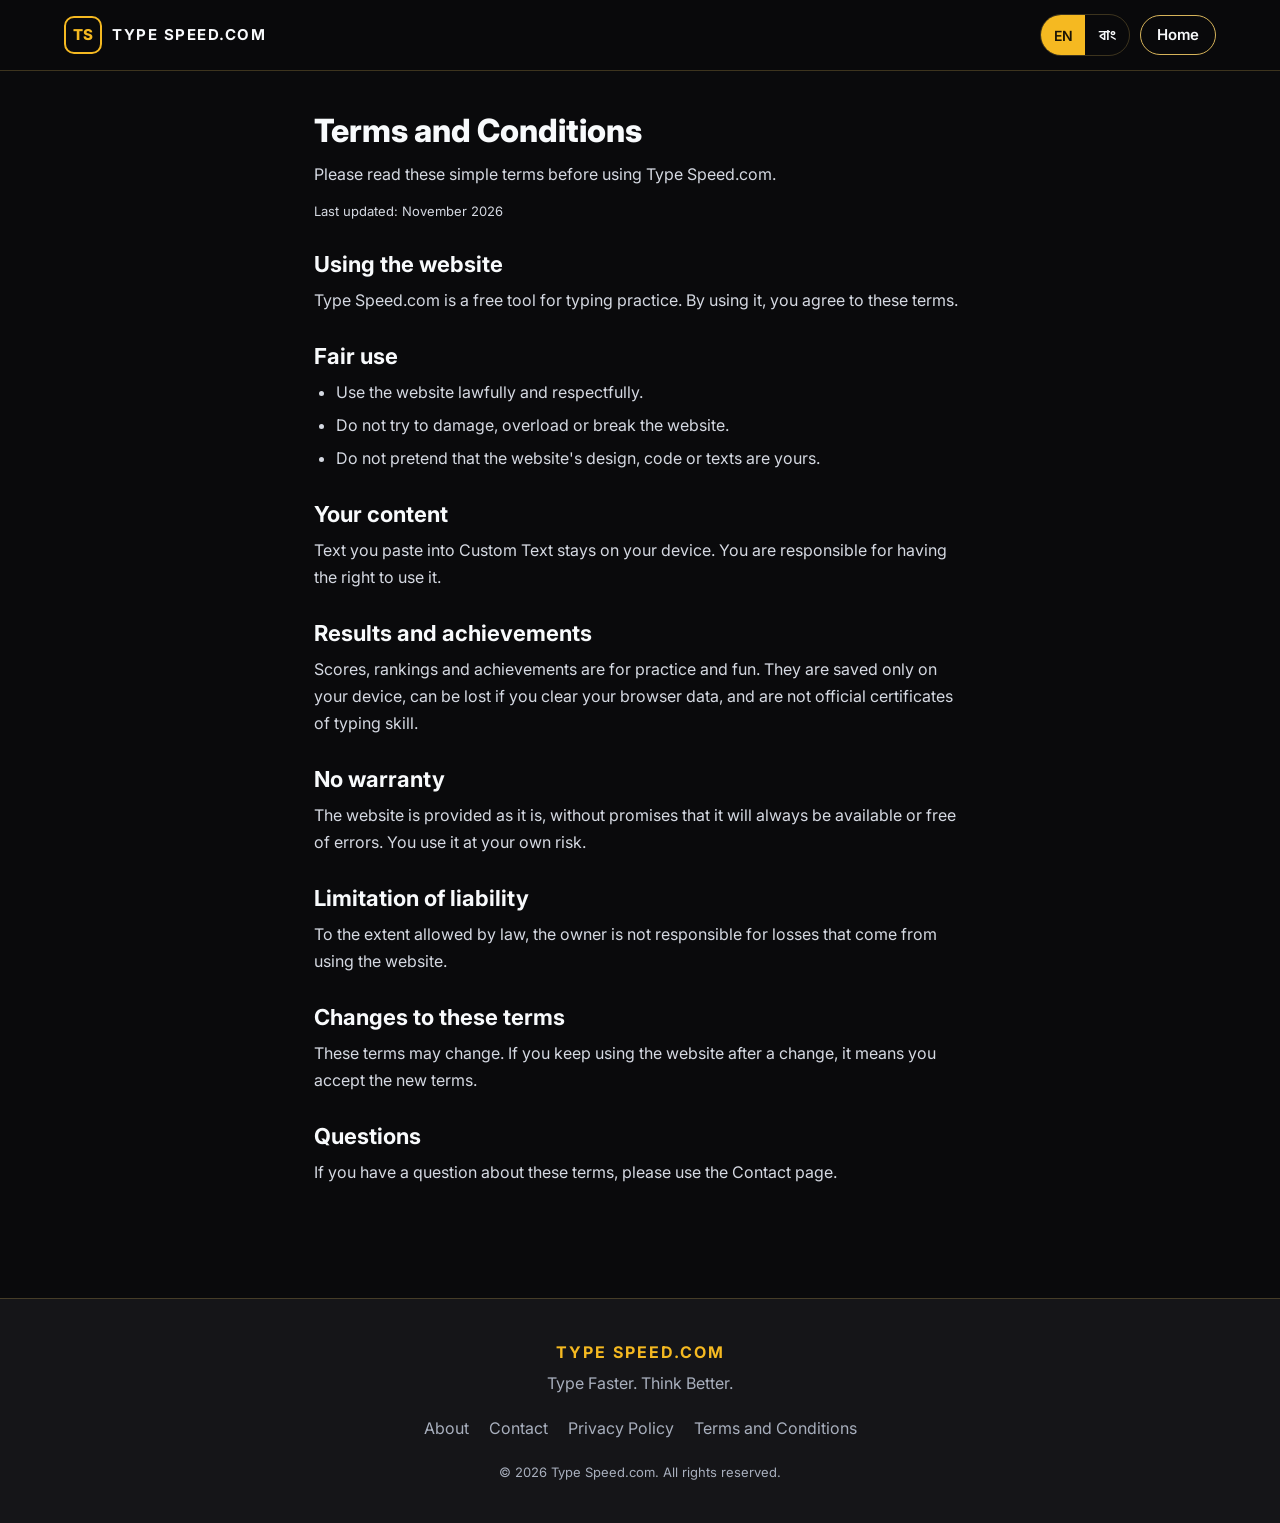
<file: terms.html>
<!DOCTYPE html>
<html lang="en">
<head>
  <meta charset="UTF-8">
  <meta name="viewport" content="width=device-width, initial-scale=1.0">
  <meta name="theme-color" content="#0A0A0C">
  <meta name="description" content="Terms and Conditions of Type Speed.com.">
  <title>Terms and Conditions | Type Speed.com</title>

  <link rel="icon" href="assets/favicon.svg" type="image/svg+xml">

  <link rel="preconnect" href="https://fonts.googleapis.com">
  <link rel="preconnect" href="https://fonts.gstatic.com" crossorigin>
  <link href="https://fonts.googleapis.com/css2?family=Hind+Siliguri:wght@400;500;600;700&family=Inter:wght@400;500;600;700;800&display=swap" rel="stylesheet">

  <link rel="stylesheet" href="css/style.css">
  <link rel="stylesheet" href="css/components.css">
  <link rel="stylesheet" href="css/language.css">
  <link rel="stylesheet" href="css/pages.css">
  <link rel="stylesheet" href="css/fixes.css">
</head>
<body data-page="terms">

  <a class="skip-link" href="#main-content">Skip to content</a>

  <header class="site-header page-header">
    <a href="index.html" class="brand" aria-label="Type Speed.com Home">
      <span class="brand-mark">TS</span>
      <span class="brand-name">TYPE SPEED.COM</span>
    </a>

    <div class="header-actions">
      <div class="ui-lang" role="group" aria-label="Interface language" data-i18n-aria="ui.aria">
        <button type="button" class="ui-lang-btn active" data-ui-lang="en" aria-pressed="true">EN</button>
        <button type="button" class="ui-lang-btn" data-ui-lang="bn" aria-pressed="false">বাং</button>
      </div>
      <a href="index.html" class="btn btn-outline home-btn" data-i18n="nav.home">Home</a>
    </div>
  </header>

  <main id="main-content" class="page-wrap">
    <div id="page-root"></div>
    <noscript><p class="noscript-note">This page needs JavaScript to show its content.</p></noscript>
  </main>

  <footer class="site-footer">
    <p class="footer-brand">TYPE SPEED.COM</p>
    <p data-i18n="hero.tagline">Type Faster. Think Better.</p>
    <nav class="footer-links" aria-label="Footer navigation">
      <a href="about.html" data-i18n="side.about">About</a>
      <a href="contact.html" data-i18n="side.contact">Contact</a>
      <a href="privacy.html" data-i18n="side.privacy">Privacy Policy</a>
      <a href="terms.html" data-i18n="side.terms">Terms and Conditions</a>
    </nav>
    <p class="copyright" data-i18n="foot.copy">&copy; 2026 Type Speed.com. All rights reserved.</p>
  </footer>

  <script src="js/i18n.js"></script>
  <script src="js/pages.js"></script>
</body>
</html>
</file>
<file: css/style.css>
/* ===== style.css : Type Speed.com - Black + Gold Design System ===== */

:root {
  --bg: #0A0A0C;
  --surface: #151518;
  --surface-2: #1C1C21;
  --border: rgba(214, 179, 90, 0.25);
  --gold: #F5B921;
  --gold-soft: #D6B35A;
  --emerald: #20B486;
  --blue: #5577E8;
  --purple: #8957D5;
  --danger: #E5484D;
  --text: #F8FAFC;
  --text-muted: #A8AFBD;
  --dark-text: #172033;
  --radius: 16px;
  --radius-sm: 10px;
  --shadow: 0 8px 24px rgba(0, 0, 0, 0.45);
  --glow: 0 0 20px rgba(245, 185, 33, 0.35);
  --font-en: "Inter", system-ui, -apple-system, "Segoe UI", sans-serif;
  --font-bn: "Hind Siliguri", "Inter", sans-serif;
  --transition: 0.2s ease;
}

*, *::before, *::after {
  box-sizing: border-box;
}

html {
  scroll-behavior: smooth;
  scroll-padding-top: 80px;
}

body {
  margin: 0;
  background: var(--bg);
  color: var(--text);
  font-family: var(--font-en), var(--font-bn);
  font-size: 16px;
  font-weight: 400;
  line-height: 1.7;
  overflow-x: hidden;
}

h1, h2, h3, p {
  margin: 0;
}

a {
  color: inherit;
  text-decoration: none;
}

:focus-visible {
  outline: 2px solid var(--gold);
  outline-offset: 3px;
}

[hidden] {
  display: none !important;
}

.visually-hidden {
  position: absolute;
  width: 1px;
  height: 1px;
  overflow: hidden;
  clip: rect(0 0 0 0);
  white-space: nowrap;
}

.gold-text {
  color: var(--gold);
}

/* ---------- Header ---------- */
.site-header {
  position: sticky;
  top: 0;
  z-index: 50;
  display: flex;
  align-items: center;
  justify-content: space-between;
  gap: 16px;
  padding: 14px 5%;
  background: rgba(10, 10, 12, 0.92);
  border-bottom: 1px solid var(--border);
}

.brand {
  display: flex;
  align-items: center;
  gap: 10px;
}

.brand-mark {
  display: grid;
  place-items: center;
  width: 38px;
  height: 38px;
  border: 2px solid var(--gold);
  border-radius: 10px;
  color: var(--gold);
  font-weight: 800;
  font-size: 15px;
  letter-spacing: 0.5px;
}

.brand-name {
  font-weight: 700;
  font-size: 15px;
  letter-spacing: 1.5px;
}

.main-nav {
  display: flex;
  gap: 22px;
}

.main-nav a {
  font-weight: 500;
  font-size: 15px;
  color: var(--text-muted);
  transition: color var(--transition);
}

.main-nav a:hover {
  color: var(--gold);
}

.menu-toggle {
  display: none;
}

/* ---------- Hero ---------- */
.hero {
  padding: 90px 5% 70px;
  text-align: center;
  background:
    radial-gradient(ellipse at 50% 0%, rgba(245, 185, 33, 0.16), transparent 60%),
    linear-gradient(rgba(214, 179, 90, 0.05) 1px, transparent 1px),
    linear-gradient(90deg, rgba(214, 179, 90, 0.05) 1px, transparent 1px);
  background-size: auto, 48px 48px, 48px 48px;
}

.tagline {
  color: var(--gold-soft);
  font-weight: 500;
  letter-spacing: 2px;
  text-transform: uppercase;
  font-size: 14px;
  margin-bottom: 14px;
}

.hero h1 {
  font-size: 48px;
  font-weight: 800;
  line-height: 1.15;
  letter-spacing: -0.5px;
}

.hero-text {
  max-width: 560px;
  margin: 18px auto 0;
  color: var(--text-muted);
}

.hero-buttons {
  display: flex;
  justify-content: center;
  flex-wrap: wrap;
  gap: 14px;
  margin-top: 30px;
}

.hero-stats {
  display: flex;
  justify-content: center;
  flex-wrap: wrap;
  gap: 16px;
  margin-top: 46px;
}

.hero-stat-card {
  min-width: 130px;
  padding: 18px 22px;
  background: var(--surface);
  border: 1px solid var(--border);
  border-radius: var(--radius);
  box-shadow: var(--shadow);
}

.stat-number {
  display: block;
  font-size: 30px;
  font-weight: 700;
  color: var(--gold);
  line-height: 1.2;
}

.stat-label {
  font-size: 13px;
  color: var(--text-muted);
  letter-spacing: 1px;
  text-transform: uppercase;
}

/* ---------- Sections ---------- */
.section {
  max-width: 1100px;
  margin: 0 auto;
  padding: 56px 5%;
}

.section h2 {
  font-size: 32px;
  font-weight: 700;
  margin-bottom: 24px;
  line-height: 1.25;
}

.section h2::after {
  content: "";
  display: block;
  width: 48px;
  height: 3px;
  margin-top: 10px;
  background: var(--gold);
  border-radius: 3px;
}

.note {
  margin-bottom: 16px;
  padding: 10px 14px;
  font-size: 14px;
  color: var(--gold-soft);
  border: 1px dashed var(--border);
  border-radius: var(--radius-sm);
}

/* ---------- Footer ---------- */
.site-footer {
  margin-top: 40px;
  padding: 40px 5%;
  text-align: center;
  background: var(--surface);
  border-top: 1px solid var(--border);
  color: var(--text-muted);
}

.footer-brand {
  color: var(--gold);
  font-weight: 700;
  letter-spacing: 2px;
  margin-bottom: 4px;
}

.footer-links {
  display: flex;
  justify-content: center;
  flex-wrap: wrap;
  gap: 20px;
  margin: 18px 0;
}

.footer-links a:hover {
  color: var(--gold);
}

.copyright {
  font-size: 13px;
}
</file>
<file: css/components.css>
/* components.css */
/* ===== components.css : reusable components ===== */

/* ---------- Buttons ---------- */
.btn {
  display: inline-flex;
  align-items: center;
  justify-content: center;
  min-height: 46px;
  padding: 10px 26px;
  border: 1px solid transparent;
  border-radius: 999px;
  font-family: inherit;
  font-size: 15px;
  font-weight: 600;
  cursor: pointer;
  transition: transform var(--transition), box-shadow var(--transition), background var(--transition);
}

.btn:hover {
  transform: translateY(-2px);
}

.btn-gold {
  background: var(--gold);
  color: #1A1405;
  box-shadow: var(--glow);
}

.btn-outline {
  background: transparent;
  color: var(--text);
  border-color: var(--gold-soft);
}

.btn-outline:hover {
  background: rgba(214, 179, 90, 0.12);
}

/* ---------- Cards ---------- */
.card {
  padding: 22px;
  background: var(--surface);
  border: 1px solid var(--border);
  border-radius: var(--radius);
  box-shadow: var(--shadow);
}

.card h3 {
  font-size: 20px;
  font-weight: 600;
  margin-bottom: 6px;
  line-height: 1.3;
}

.card p {
  color: var(--text-muted);
}

.card-grid {
  display: grid;
  grid-template-columns: repeat(auto-fit, minmax(210px, 1fr));
  gap: 16px;
  margin-bottom: 16px;
}

.card-grid .card {
  transition: border-color var(--transition), transform var(--transition);
}

.card-grid .card:hover {
  border-color: var(--gold);
  transform: translateY(-3px);
}

/* ---------- Forms ---------- */
select,
textarea {
  width: 100%;
  padding: 12px 14px;
  background: var(--surface-2);
  color: var(--text);
  border: 1px solid var(--border);
  border-radius: var(--radius-sm);
  font-family: inherit;
  font-size: 16px;
}

textarea {
  resize: vertical;
  margin-top: 6px;
}

textarea:disabled {
  opacity: 0.55;
}

label {
  display: block;
  margin: 10px 0 4px;
  font-size: 14px;
  color: var(--text-muted);
}

/* ---------- Typing test ---------- */
.test-options {
  display: grid;
  grid-template-columns: 1fr 1fr;
  gap: 4px 16px;
  margin-bottom: 18px;
}

.test-options label {
  grid-row: 1;
}

.test-options select {
  grid-row: 2;
}

.live-stats {
  display: grid;
  grid-template-columns: repeat(4, 1fr);
  gap: 10px;
  margin-bottom: 14px;
}

.live-stat {
  padding: 10px 6px;
  text-align: center;
  background: var(--surface-2);
  border-radius: var(--radius-sm);
}

.live-stat span {
  display: block;
  font-size: 22px;
  font-weight: 700;
  color: var(--gold);
}

.live-stat small {
  color: var(--text-muted);
  font-size: 12px;
  text-transform: uppercase;
  letter-spacing: 1px;
}

.progress-bar {
  height: 8px;
  margin-bottom: 18px;
  background: var(--surface-2);
  border-radius: 999px;
  overflow: hidden;
}

.progress-fill {
  width: 0;
  height: 100%;
  background: linear-gradient(90deg, var(--gold-soft), var(--gold));
  transition: width 0.3s linear;
}

.passage {
  min-height: 110px;
  padding: 18px;
  margin-bottom: 14px;
  background: var(--surface-2);
  border-radius: var(--radius-sm);
  font-size: 20px;
  line-height: 1.9;
  letter-spacing: 0.3px;
  color: var(--text-muted);
}

.char-correct {
  color: var(--emerald);
}

.char-wrong {
  color: var(--danger);
  background: rgba(229, 72, 77, 0.18);
  border-radius: 3px;
}

.char-current {
  border-bottom: 2px solid var(--gold);
  color: var(--text);
}

.test-controls {
  display: flex;
  flex-wrap: wrap;
  gap: 10px;
  margin-top: 16px;
}

/* ---------- Language / tabs ---------- */
.language-options,
.tab-row {
  display: flex;
  flex-wrap: wrap;
  gap: 10px;
  margin-bottom: 16px;
}

.lang-btn,
.tab-btn {
  min-height: 44px;
  padding: 8px 22px;
  background: var(--surface-2);
  color: var(--text);
  border: 1px solid var(--border);
  border-radius: 999px;
  font-family: inherit;
  font-size: 15px;
  font-weight: 600;
  cursor: pointer;
  transition: background var(--transition), color var(--transition);
}

.lang-btn.active,
.tab-btn.active {
  background: var(--gold);
  color: #1A1405;
  border-color: var(--gold);
}

/* ---------- Lists ---------- */
#leaderboard-list,
#history-list {
  margin: 0;
  padding-left: 22px;
  color: var(--text-muted);
}

/* ---------- Achievement badges ---------- */
.badge {
  border-color: rgba(137, 87, 213, 0.4);
  opacity: 0.6;
}

.badge.unlocked {
  opacity: 1;
  border-color: var(--purple);
}

/* ---------- Keyboard trainer ---------- */
#virtual-keyboard {
  margin-top: 14px;
  min-height: 60px;
  border: 1px dashed var(--border);
  border-radius: var(--radius-sm);
}

/* ---------- Statistics number inside cards ---------- */
.card .stat-number {
  font-size: 28px;
}
</file>
<file: css/home.css>
/* ===== home.css : Homepage Hero, Preview Card, Feature Strip ===== */

/* ---------- Hero layout ---------- */
.hero {
  position: relative;
  overflow: hidden;
  padding: 64px 5% 48px;
  text-align: center;
}

.hero-inner {
  display: grid;
  grid-template-columns: 1fr;
  gap: 44px;
  align-items: center;
  max-width: 1100px;
  margin: 0 auto;
}

.tagline {
  display: inline-block;
  padding: 6px 16px;
  background: rgba(245, 185, 33, 0.1);
  border: 1px solid var(--border);
  border-radius: 999px;
}

/* ---------- Typing preview card ---------- */
.hero-visual {
  position: relative;
  max-width: 460px;
  width: 100%;
  margin: 0 auto;
}

.hero-visual::before {
  content: "";
  position: absolute;
  inset: 16px -12px -16px 12px;
  border: 1px solid var(--gold-soft);
  border-radius: 24px;
  opacity: 0.35;
  pointer-events: none;
}

.typing-preview {
  position: relative;
  padding: 20px;
  text-align: left;
  background: linear-gradient(160deg, #1b1b21, #111114);
  border: 1px solid var(--border);
  border-radius: 20px;
  box-shadow: var(--shadow), 0 0 40px rgba(245, 185, 33, 0.12);
}

.preview-top {
  display: flex;
  align-items: center;
  gap: 6px;
  margin-bottom: 16px;
}

.preview-dot {
  width: 10px;
  height: 10px;
  border-radius: 50%;
  background: var(--gold-soft);
  opacity: 0.7;
}

.preview-label {
  margin-left: auto;
  font-size: 11px;
  letter-spacing: 1.5px;
  text-transform: uppercase;
  color: var(--text-muted);
}

.preview-text {
  font-size: 18px;
  font-weight: 500;
  line-height: 1.9;
  color: var(--text-muted);
  word-break: break-word;
}

.preview-text .ok {
  color: var(--emerald);
}

.preview-text .bad {
  color: var(--danger);
  background: rgba(229, 72, 77, 0.18);
  border-radius: 3px;
}

.preview-text .cur {
  color: var(--text);
  border-bottom: 2px solid var(--gold);
  animation: blink 1s steps(1) infinite;
}

@keyframes blink {
  50% {
    border-bottom-color: transparent;
  }
}

.preview-stats {
  display: grid;
  grid-template-columns: repeat(3, 1fr);
  gap: 10px;
  margin-top: 18px;
}

.preview-stat {
  padding: 10px 4px;
  text-align: center;
  background: rgba(255, 255, 255, 0.04);
  border-radius: var(--radius-sm);
}

.preview-stat strong {
  display: block;
  font-size: 20px;
  font-weight: 700;
  color: var(--gold);
}

.preview-stat small {
  font-size: 11px;
  letter-spacing: 1px;
  text-transform: uppercase;
  color: var(--text-muted);
}

/* ---------- Feature strip ---------- */
.feature-strip {
  display: grid;
  grid-template-columns: repeat(auto-fit, minmax(210px, 1fr));
  gap: 14px;
  max-width: 1100px;
  margin: 48px auto 0;
  text-align: left;
}

.feature-item {
  display: flex;
  align-items: center;
  gap: 14px;
  padding: 14px 16px;
  background: rgba(255, 255, 255, 0.03);
  border: 1px solid var(--border);
  border-radius: var(--radius);
}

.feature-icon {
  flex-shrink: 0;
  box-sizing: border-box;
  width: 42px;
  height: 42px;
  padding: 10px;
  color: var(--gold);
  background: var(--surface-2);
  border: 1px solid var(--border);
  border-radius: 12px;
}

.feature-item strong {
  display: block;
  font-size: 15px;
  font-weight: 600;
  line-height: 1.3;
}

.feature-item span {
  font-size: 13px;
  color: var(--text-muted);
  line-height: 1.4;
}

/* ---------- Card polish ---------- */
.card-grid .card {
  position: relative;
  overflow: hidden;
}

.card-grid .card::before {
  content: "";
  position: absolute;
  top: 0;
  left: 0;
  width: 100%;
  height: 3px;
  background: linear-gradient(90deg, var(--gold), transparent);
  opacity: 0.8;
}

.badge::before {
  background: linear-gradient(90deg, var(--purple), transparent) !important;
}

/* ---------- Desktop: two-column hero ---------- */
@media (min-width: 992px) {
  .hero {
    padding: 80px 5% 56px;
    text-align: left;
  }

  .hero-inner {
    grid-template-columns: 1.1fr 0.9fr;
  }

  .hero-text {
    margin-left: 0;
  }

  .hero-buttons,
  .hero-stats {
    justify-content: flex-start;
  }

  .hero-visual {
    margin: 0 0 0 auto;
  }
}

/* ---------- কম নড়াচড়া পছন্দ করলে অ্যানিমেশন বন্ধ ---------- */
@media (prefers-reduced-motion: reduce) {
  .preview-text .cur {
    animation: none;
  }
}
</file>
<file: css/typing.css>
/* ===== typing.css : Typing Engine ও Result Screen ===== */

/* ---------- Options ---------- */
.test-options {
  display: grid;
  grid-template-columns: repeat(auto-fit, minmax(200px, 1fr));
  gap: 12px 16px;
  margin-bottom: 18px;
}

.custom-duration {
  margin-top: 8px;
}

input[type="number"] {
  width: 100%;
  padding: 12px 14px;
  background: var(--surface-2);
  color: var(--text);
  border: 1px solid var(--border);
  border-radius: var(--radius-sm);
  font-family: inherit;
  font-size: 16px;
}

/* ---------- Passage ---------- */
.passage {
  position: relative;
  max-height: 170px;
  overflow-y: auto;
  white-space: pre-wrap;
  overflow-wrap: anywhere;
}

/* ---------- Disabled buttons ---------- */
.btn:disabled {
  opacity: 0.45;
  cursor: not-allowed;
  transform: none;
  box-shadow: none;
}

.test-status {
  min-height: 22px;
  margin-top: 12px;
  font-size: 14px;
  color: var(--gold-soft);
}

/* ---------- Results ---------- */
.results-card {
  margin-top: 16px;
}

.result-grid {
  display: grid;
  grid-template-columns: repeat(auto-fit, minmax(130px, 1fr));
  gap: 12px;
  margin: 16px 0 22px;
}

.result-item {
  padding: 14px 8px;
  text-align: center;
  background: var(--surface-2);
  border: 1px solid var(--border);
  border-radius: var(--radius-sm);
}

.result-item span {
  display: block;
  font-size: 24px;
  font-weight: 700;
  color: var(--text);
  line-height: 1.3;
}

.result-item small {
  font-size: 12px;
  letter-spacing: 1px;
  text-transform: uppercase;
  color: var(--text-muted);
}

.result-item.main {
  border-color: var(--gold);
  box-shadow: var(--glow);
}

.result-item.main span {
  font-size: 30px;
  color: var(--gold);
}

.graph-title {
  margin: 0;
  font-size: 16px;
  font-weight: 600;
}

.graph-note {
  margin-bottom: 8px;
  font-size: 13px;
}

#result-graph {
  display: block;
  width: 100%;
  height: 190px;
  background: var(--surface-2);
  border-radius: var(--radius-sm);
}

.formula-note {
  margin-top: 14px;
  font-size: 13px;
}

.share-status {
  margin-top: 10px;
  font-size: 14px;
  color: var(--gold-soft);
  word-break: break-word;
}
</file>
<file: css/language.css>
/* ===== language.css : ভাষা বাটন, বাংলা ফন্ট ও লেআউট ===== */

/* ---------- Header: ভাষা বাটন ---------- */
.header-actions {
  display: flex;
  align-items: center;
  gap: 10px;
}

.ui-lang {
  display: flex;
  overflow: hidden;
  border: 1px solid var(--border);
  border-radius: 999px;
}

.ui-lang-btn {
  min-width: 44px;
  height: 40px;
  padding: 0 12px;
  background: transparent;
  color: var(--text);
  border: 0;
  font-family: inherit;
  font-size: 14px;
  font-weight: 600;
  cursor: pointer;
  transition: background 0.2s ease, color 0.2s ease;
}

.ui-lang-btn.active {
  background: var(--gold);
  color: #1A1405;
}

/* ---------- Typing Language বাটন ---------- */
.lang-btn:disabled {
  opacity: 0.5;
  cursor: not-allowed;
}

.lang-note {
  margin-top: 6px;
  font-size: 13px;
  color: var(--gold-soft);
}

.custom-count {
  margin-top: 6px;
  font-size: 13px;
  text-align: right;
  color: var(--text-muted);
}

/* ---------- বাংলা লেখার জন্য ফন্ট ---------- */
.passage.bn {
  font-family: var(--font-bn), sans-serif;
  font-size: 22px;
  line-height: 2.1;
  letter-spacing: 0;
}

html[lang="bn"] body {
  font-family: var(--font-bn), var(--font-en);
}

/* বাংলায় letter-spacing ও বড় হাতের নিয়ম বন্ধ (যুক্তাক্ষর ঠিক রাখতে) */
html[lang="bn"] .tagline,
html[lang="bn"] .stat-label,
html[lang="bn"] .live-stat small,
html[lang="bn"] .result-item small,
html[lang="bn"] .sidebar-title,
html[lang="bn"] .sidebar-label,
html[lang="bn"] .preview-label,
html[lang="bn"] .preview-stat small,
html[lang="bn"] .hero h1 {
  letter-spacing: 0;
  text-transform: none;
}

html[lang="bn"] .hero h1,
html[lang="bn"] .section h2,
html[lang="bn"] .card h3 {
  line-height: 1.45;
}

@media (max-width: 768px) {
  .passage.bn {
    font-size: 20px;
  }
}

@media (max-width: 480px) {
  .header-actions {
    gap: 8px;
  }

  .ui-lang-btn {
    min-width: 38px;
    padding: 0 8px;
  }

  .brand-name {
    font-size: 13px;
    letter-spacing: 1px;
  }
}
</file>
<file: css/practice.css>
/* ===== practice.css : Practice Center কার্ড ===== */

.practice-card {
  display: flex;
  flex-direction: column;
  gap: 10px;
}

.practice-card .btn {
  width: 100%;
  margin-top: auto;
}

.practice-card.daily {
  border-color: var(--gold);
  box-shadow: var(--shadow), 0 0 24px rgba(245, 185, 33, 0.12);
}

.chip-row {
  display: flex;
  flex-wrap: wrap;
  gap: 6px;
}

.chip {
  padding: 3px 10px;
  font-size: 12px;
  font-weight: 500;
  color: var(--gold-soft);
  border: 1px solid var(--border);
  border-radius: 999px;
}

.daily-status {
  font-size: 13px;
  color: var(--emerald);
}

.practice-status {
  min-height: 22px;
  margin-top: 4px;
  font-size: 14px;
  color: var(--gold-soft);
}
</file>
<file: css/games.css>
/* ===== games.css : Typing Games কার্ড ও ফলাফলের বার্তা ===== */

.game-card {
  display: flex;
  flex-direction: column;
  gap: 10px;
}

.game-card label {
  margin: 0;
}

.game-card .btn {
  width: 100%;
  margin-top: auto;
}

.game-card.daily {
  border-color: var(--gold);
  box-shadow: var(--shadow), 0 0 24px rgba(245, 185, 33, 0.12);
}

.game-card.future {
  opacity: 0.65;
  border-style: dashed;
}

.game-banner {
  display: flex;
  flex-direction: column;
  gap: 4px;
  margin: 14px 0 4px;
  padding: 14px 16px;
  border: 1px solid var(--border);
  border-radius: var(--radius-sm);
}

.game-banner strong {
  font-size: 18px;
}

.game-banner span {
  font-size: 14px;
  color: var(--text-muted);
}

.game-banner.win {
  border-color: var(--emerald);
  background: rgba(32, 180, 134, 0.12);
}

.game-banner.win strong {
  color: var(--emerald);
}

.game-banner.lose {
  border-color: var(--danger);
  background: rgba(229, 72, 77, 0.1);
}

.game-banner.lose strong {
  color: var(--danger);
}
</file>
<file: css/wordrain.css>
/* ===== wordrain.css : Word Rain গেম ===== */

.wordrain-card {
  margin-top: 16px;
}

.wr-options {
  margin-top: 6px;
  margin-bottom: 4px;
}

.wr-field {
  position: relative;
  height: 260px;
  margin: 12px 0;
  overflow: hidden;
  background: linear-gradient(180deg, var(--surface-2), #101013);
  border: 1px solid var(--border);
  border-radius: var(--radius-sm);
}

/* নিচের লাল রেখা: শব্দ এখানে পৌঁছালে মিস হয় */
.wr-field::after {
  content: "";
  position: absolute;
  right: 0;
  bottom: 0;
  left: 0;
  height: 3px;
  background: var(--danger);
  box-shadow: 0 0 12px rgba(229, 72, 77, 0.7);
}

.wr-field.hit {
  animation: wrHit 0.3s ease-out;
}

@keyframes wrHit {
  0% {
    box-shadow: inset 0 0 0 3px var(--danger);
  }
  100% {
    box-shadow: inset 0 0 0 0 transparent;
  }
}

.wr-word {
  position: absolute;
  top: 0;
  left: 0;
  padding: 4px 12px;
  font-size: 16px;
  font-weight: 600;
  white-space: nowrap;
  color: var(--text);
  background: var(--surface);
  border: 1px solid var(--gold-soft);
  border-radius: 999px;
}

/* যে অক্ষরগুলো টাইপ হয়েছে সেগুলো সোনালি */
.wr-ch.on {
  color: var(--gold);
}

/* যে শব্দটা মিলছে তার বর্ডার জ্বলে */
.wr-word.target {
  border-color: var(--gold);
  box-shadow: var(--glow);
}

.wr-word.pop {
  animation: wrPop 0.25s ease-out forwards;
}

@keyframes wrPop {
  to {
    opacity: 0;
    transform: scale(1.4);
  }
}

#wr-input {
  width: 100%;
  padding: 12px 14px;
  font-family: inherit;
  font-size: 18px;
  color: var(--text);
  background: var(--surface-2);
  border: 1px solid var(--border);
  border-radius: var(--radius-sm);
}

#wr-input.wr-bad {
  border-color: var(--danger);
}

@media (prefers-reduced-motion: reduce) {
  .wr-field.hit,
  .wr-word.pop {
    animation: none;
  }
}
</file>
<file: css/analytics.css>
/* ===== analytics.css : Statistics / Analytics Dashboard ===== */

#analytics-root .card-grid,
#analytics-root > .card {
  margin-bottom: 16px;
}

.chart-title {
  margin: 0;
  font-size: 16px;
  font-weight: 600;
}

.chart {
  display: block;
  width: 100%;
  height: 170px;
  margin: 8px 0 20px;
  background: var(--surface-2);
  border-radius: var(--radius-sm);
}

.chart:last-of-type {
  margin-bottom: 0;
}

.empty-note {
  color: var(--text-muted);
}

/* ---------- Performance Improvement ---------- */
.improve-grid {
  display: grid;
  grid-template-columns: repeat(auto-fit, minmax(200px, 1fr));
  gap: 12px;
  margin: 12px 0;
}

.improve-item {
  padding: 14px;
  background: var(--surface-2);
  border: 1px solid var(--border);
  border-radius: var(--radius-sm);
}

.improve-item small {
  color: var(--text-muted);
}

.improve-item strong {
  display: block;
  margin-top: 2px;
  font-size: 22px;
  color: var(--text-muted);
}

.improve-item.pos strong {
  color: var(--emerald);
}

.improve-item.neg strong {
  color: var(--danger);
}

.improve-note {
  font-size: 13px;
}

/* ---------- History ---------- */
.history-list {
  display: grid;
  gap: 10px;
  margin: 12px 0 16px;
  padding: 0;
  list-style: none;
}

.history-item {
  padding: 12px 14px;
  background: var(--surface-2);
  border: 1px solid var(--border);
  border-radius: var(--radius-sm);
}

.history-main {
  display: flex;
  justify-content: space-between;
  gap: 10px;
}

.history-main strong {
  color: var(--gold);
}

.history-main span {
  color: var(--emerald);
  font-weight: 600;
}

.history-meta {
  margin-top: 2px;
  font-size: 13px;
  color: var(--text-muted);
}
</file>
<file: css/leaderboard.css>
/* ===== leaderboard.css : Local / Demo Leaderboard ===== */

.lb-list {
  display: grid;
  gap: 8px;
  margin: 0 0 12px;
  padding: 0;
  list-style: none;
}

.lb-row {
  display: flex;
  align-items: center;
  gap: 12px;
  padding: 10px 12px;
  background: var(--surface-2);
  border: 1px solid var(--border);
  border-radius: var(--radius-sm);
}

.lb-rank {
  display: grid;
  flex-shrink: 0;
  place-items: center;
  width: 34px;
  height: 34px;
  border-radius: 50%;
  background: rgba(255, 255, 255, 0.06);
  font-weight: 700;
}

.lb-row:first-child .lb-rank {
  background: var(--gold);
  color: #1A1405;
}

.lb-info {
  flex: 1;
  min-width: 0;
}

.lb-info strong {
  display: flex;
  flex-wrap: wrap;
  align-items: center;
  gap: 8px;
  font-size: 15px;
}

.lb-info small {
  display: block;
  font-size: 12px;
  color: var(--text-muted);
  overflow-wrap: anywhere;
}

.lb-badge {
  padding: 1px 8px;
  font-size: 11px;
  font-weight: 600;
  color: var(--gold-soft);
  border: 1px solid var(--border);
  border-radius: 999px;
}

.lb-row.you {
  border-color: var(--gold);
  background: rgba(245, 185, 33, 0.08);
}

.lb-row.you .lb-badge {
  color: #1A1405;
  background: var(--gold);
  border-color: var(--gold);
}

.lb-row.demo {
  border-style: dashed;
  opacity: 0.85;
}

.lb-score {
  flex-shrink: 0;
  text-align: right;
}

.lb-score b {
  display: block;
  font-size: 20px;
  line-height: 1.2;
  color: var(--gold);
}

.lb-score span {
  font-size: 12px;
  color: var(--emerald);
}

.lb-foot p {
  margin-top: 6px;
  font-size: 13px;
}
</file>
<file: css/achievements.css>
/* ===== achievements.css : Achievement ব্যাজ ও বার্তা ===== */

.badge-card {
  display: flex;
  flex-direction: column;
  gap: 8px;
}

.badge-icon {
  box-sizing: border-box;
  width: 52px;
  height: 52px;
  padding: 12px;
  color: var(--text-muted);
  background: var(--surface-2);
  border: 1px solid var(--border);
  border-radius: 14px;
}

.badge-card.locked {
  opacity: 0.78;
}

.badge-card.unlocked .badge-icon {
  color: #FFFFFF;
  background: var(--purple);
  border-color: var(--purple);
  box-shadow: 0 0 18px rgba(137, 87, 213, 0.45);
}

.badge-card .progress-bar {
  height: 6px;
  margin: 4px 0 0;
}

.badge-card.unlocked .progress-fill {
  background: linear-gradient(90deg, var(--purple), #B48CF0);
}

.badge-progress {
  font-size: 13px;
  color: var(--text-muted);
}

.badge-state {
  font-size: 12px;
  font-weight: 600;
  letter-spacing: 0.5px;
  color: var(--text-muted);
}

.badge-card.unlocked .badge-state {
  color: #B48CF0;
}

.achievement-summary {
  margin-top: 4px;
  font-size: 14px;
  color: var(--gold-soft);
}

/* ---------- আনলক বার্তা (টোস্ট) ---------- */
.toast {
  position: fixed;
  bottom: 24px;
  left: 50%;
  z-index: 90;
  max-width: 90%;
  padding: 12px 18px;
  text-align: center;
  color: var(--text);
  background: var(--surface);
  border: 1px solid var(--purple);
  border-radius: 999px;
  box-shadow: var(--shadow), 0 0 24px rgba(137, 87, 213, 0.4);
  opacity: 0;
  visibility: hidden;
  pointer-events: none;
  transform: translate(-50%, 20px);
  transition: opacity 0.25s ease, transform 0.25s ease, visibility 0.25s ease;
}

.toast.show {
  opacity: 1;
  visibility: visible;
  transform: translate(-50%, 0);
}

@media (prefers-reduced-motion: reduce) {
  .toast {
    transition: none;
  }
}
</file>
<file: css/profile.css>
/* ===== profile.css : Profile কার্ড, প্যানেল ও ফর্ম ===== */

/* ---------- সাইডবারের প্রোফাইল কার্ড ---------- */
.profile-card {
  display: flex;
  align-items: center;
  gap: 12px;
  width: 100%;
  margin: 0 0 14px;
  padding: 10px;
  text-align: left;
  color: var(--text);
  font-family: inherit;
  background: var(--surface-2);
  border: 1px solid var(--border);
  border-radius: 14px;
  cursor: pointer;
  transition: border-color 0.2s ease;
}

.profile-card:hover {
  border-color: var(--gold);
}

.profile-avatar {
  display: grid;
  flex-shrink: 0;
  place-items: center;
  width: 42px;
  height: 42px;
  font-size: 18px;
  font-weight: 700;
  color: #1A1405;
  background: var(--gold);
  border-radius: 50%;
}

.profile-avatar.big {
  width: 56px;
  height: 56px;
  font-size: 24px;
}

.profile-info {
  min-width: 0;
}

.profile-info strong {
  display: block;
  overflow: hidden;
  font-size: 15px;
  text-overflow: ellipsis;
  white-space: nowrap;
}

.profile-info small {
  font-size: 12px;
  color: var(--text-muted);
}

/* ---------- প্যানেল (Modal) ---------- */
.modal {
  position: fixed;
  inset: 0;
  z-index: 100;
  display: flex;
  align-items: center;
  justify-content: center;
  padding: 16px;
}

.modal-backdrop {
  position: absolute;
  inset: 0;
  background: rgba(0, 0, 0, 0.7);
}

.modal-panel {
  position: relative;
  width: 100%;
  max-width: 560px;
  max-height: 90vh;
  padding: 18px;
  overflow-y: auto;
  background: var(--surface);
  border: 1px solid var(--border);
  border-radius: var(--radius);
  box-shadow: var(--shadow);
}

.modal-head {
  display: flex;
  align-items: center;
  justify-content: space-between;
  margin-bottom: 14px;
}

.modal-head h3 {
  margin: 0;
}

.modal-close {
  width: 40px;
  height: 40px;
  font-size: 24px;
  line-height: 1;
  color: var(--text);
  background: var(--surface-2);
  border: 1px solid var(--border);
  border-radius: var(--radius-sm);
  cursor: pointer;
}

.modal-close:hover {
  color: #1A1405;
  background: var(--gold);
}

.profile-hero {
  display: flex;
  align-items: center;
  gap: 14px;
  margin-bottom: 16px;
}

.profile-hero strong {
  display: block;
  font-size: 20px;
  overflow-wrap: anywhere;
}

.profile-hero small {
  display: block;
  font-size: 13px;
  color: var(--text-muted);
}

.profile-badge {
  display: inline-block;
  margin-bottom: 2px;
  padding: 1px 10px;
  font-size: 11px;
  font-weight: 600;
  color: var(--gold-soft);
  border: 1px solid var(--border);
  border-radius: 999px;
}

.modal-body h4 {
  margin: 18px 0 8px;
  font-size: 16px;
  font-weight: 600;
}

.modal-body .result-grid {
  margin: 8px 0 4px;
}

.pb-date {
  display: block;
  margin-top: 2px;
  font-size: 11px;
  color: var(--text-muted);
}

.modal-note {
  font-size: 13px;
}

.chip-wrap {
  display: flex;
  flex-wrap: wrap;
  gap: 6px;
  margin-top: 6px;
}

/* ---------- ফর্ম ---------- */
.modal input[type="text"],
.modal input[type="email"],
.modal input[type="password"] {
  width: 100%;
  padding: 12px 14px;
  font-family: inherit;
  font-size: 16px;
  color: var(--text);
  background: var(--surface-2);
  border: 1px solid var(--border);
  border-radius: var(--radius-sm);
}

.form-row {
  display: flex;
  gap: 10px;
  margin-top: 8px;
}

.form-row input {
  flex: 1;
}

.form-msg {
  min-height: 20px;
  margin-top: 8px;
  font-size: 13px;
  color: var(--gold-soft);
}

.form-msg.error {
  color: var(--danger);
}

.swatch-row {
  display: flex;
  flex-wrap: wrap;
  gap: 10px;
}

.swatch {
  width: 40px;
  height: 40px;
  border: 2px solid transparent;
  border-radius: 50%;
  cursor: pointer;
}

.swatch.active {
  border-color: #FFFFFF;
  box-shadow: 0 0 0 2px var(--gold);
}

.btn-danger {
  color: var(--danger);
  background: transparent;
  border-color: var(--danger);
}

.data-actions {
  display: flex;
  flex-wrap: wrap;
  gap: 10px;
  margin-top: 10px;
}

/* ---------- Login / Register (ডেমো) ---------- */
.demo-banner {
  margin-bottom: 14px;
  padding: 12px 14px;
  font-size: 14px;
  color: var(--gold-soft);
  border: 1px dashed var(--gold-soft);
  border-radius: var(--radius-sm);
}

.seg-row {
  display: flex;
  gap: 8px;
  margin-bottom: 12px;
}

.seg-btn {
  flex: 1;
  min-height: 44px;
  font-family: inherit;
  font-size: 15px;
  font-weight: 600;
  color: var(--text);
  background: var(--surface-2);
  border: 1px solid var(--border);
  border-radius: 999px;
  cursor: pointer;
}

.seg-btn.active {
  color: #1A1405;
  background: var(--gold);
  border-color: var(--gold);
}

.demo-form .btn {
  width: 100%;
  margin-top: 14px;
}
</file>
<file: css/trainer.css>
/* ===== trainer.css : Keyboard Trainer ===== */

/* ---------- আঙুলের রঙ ---------- */
.f-pinky {
  --vk-color: #8957D5;
}

.f-ring {
  --vk-color: #5577E8;
}

.f-middle {
  --vk-color: #20B486;
}

.f-index {
  --vk-color: #D6B35A;
}

.f-thumb {
  --vk-color: #A8AFBD;
}

/* ---------- Virtual Keyboard ---------- */
.vk-board {
  margin: 16px 0 8px;
  padding: 12px 8px 8px;
  background: var(--surface-2);
  border: 1px solid var(--border);
  border-radius: var(--radius-sm);
}

.vk-row {
  display: flex;
  margin-bottom: 6px;
}

.vk-row-0 {
  margin-left: 0;
}

.vk-row-1 {
  margin-left: 1.5%;
}

.vk-row-2 {
  margin-left: 3%;
}

.vk-row-3 {
  margin-left: 4.5%;
}

.vk-space {
  margin-left: 20%;
}

.vk {
  position: relative;
  flex: 0 0 8.6%;
  min-height: 42px;
  margin-right: 0.8%;
  padding: 0;
  font-family: inherit;
  font-size: 14px;
  font-weight: 600;
  color: var(--text);
  background: var(--surface);
  border: 1px solid var(--vk-color, var(--border));
  border-bottom-width: 3px;
  border-radius: 8px;
  cursor: pointer;
  transition: background 0.15s ease, box-shadow 0.15s ease, transform 0.15s ease;
}

.vk-space .vk {
  flex: 0 0 60%;
}

.vk.bump::after {
  content: "";
  position: absolute;
  right: 30%;
  bottom: 5px;
  left: 30%;
  height: 2px;
  background: var(--vk-color);
  border-radius: 2px;
}

.vk.target {
  color: #1A1405;
  background: var(--gold);
  border-color: var(--gold);
  box-shadow: 0 0 14px rgba(245, 185, 33, 0.7);
  transform: translateY(-1px);
}

.vk.ok {
  color: #06251C;
  background: var(--emerald);
}

.vk.wrong {
  color: #FFFFFF;
  background: var(--danger);
}

.vk.row-hl {
  box-shadow: 0 0 0 2px var(--gold);
}

.trainer-info {
  min-height: 22px;
  margin-top: 8px;
  font-size: 14px;
  color: var(--gold-soft);
}

/* ---------- Practice ---------- */
.tr-target {
  display: flex;
  align-items: center;
  gap: 16px;
  margin: 14px 0;
}

.tr-char {
  display: grid;
  min-width: 72px;
  height: 72px;
  padding: 0 12px;
  place-items: center;
  font-size: 34px;
  font-weight: 800;
  color: var(--gold);
  background: var(--surface-2);
  border: 2px solid var(--gold);
  border-radius: 16px;
}

.tr-finger {
  font-size: 15px;
  color: var(--text-muted);
}

.tr-seq {
  display: flex;
  flex-wrap: wrap;
  gap: 4px;
  min-height: 32px;
  margin-bottom: 12px;
  font-size: 18px;
  font-weight: 600;
}

.tr-seq span {
  min-width: 22px;
  padding: 2px 4px;
  text-align: center;
  color: var(--text-muted);
  border-radius: 6px;
}

.tr-seq .done {
  color: var(--emerald);
}

.tr-seq .cur {
  color: #1A1405;
  background: var(--gold);
}

.tr-msg {
  min-height: 22px;
  margin-top: 10px;
  font-size: 14px;
  color: var(--emerald);
}

#tr-input {
  width: 100%;
  margin-top: 8px;
  padding: 12px 14px;
  font-family: inherit;
  font-size: 16px;
  color: var(--text);
  background: var(--surface-2);
  border: 1px solid var(--border);
  border-radius: var(--radius-sm);
}

.trainer-tip {
  margin-top: 8px;
  font-size: 13px;
}

/* ---------- Finger Guide ও Layout Guide ---------- */
.legend-grid {
  display: grid;
  grid-template-columns: repeat(auto-fit, minmax(220px, 1fr));
  gap: 10px;
  margin: 12px 0;
}

.legend-item {
  display: flex;
  align-items: flex-start;
  gap: 12px;
  padding: 10px 12px;
  background: var(--surface-2);
  border: 1px solid var(--border);
  border-radius: var(--radius-sm);
}

.legend-dot {
  flex-shrink: 0;
  width: 16px;
  height: 16px;
  margin-top: 4px;
  background: var(--vk-color);
  border-radius: 50%;
}

.legend-item strong {
  display: block;
}

.legend-item small {
  display: block;
  font-size: 12px;
  color: var(--text-muted);
}

.guide-title {
  margin: 16px 0 6px;
  font-size: 16px;
  font-weight: 600;
}

.tip-list {
  margin: 0;
  padding-left: 20px;
}

.tip-list li {
  margin-bottom: 6px;
  color: var(--text-muted);
}

.layout-item {
  display: block;
  width: 100%;
  margin-bottom: 8px;
  padding: 12px;
  font-family: inherit;
  text-align: left;
  color: var(--text);
  background: var(--surface-2);
  border: 1px solid var(--border);
  border-radius: var(--radius-sm);
  cursor: pointer;
}

.layout-item.active {
  border-color: var(--gold);
}

.layout-item strong {
  display: block;
}

.layout-item code {
  display: block;
  margin: 2px 0;
  font-size: 14px;
  letter-spacing: 2px;
  color: var(--gold);
}

.layout-item small {
  color: var(--text-muted);
}

@media (prefers-reduced-motion: reduce) {
  .vk {
    transition: none;
  }
}
</file>
<file: css/settings.css>
/* ===== settings.css : Settings, কার্সর/হাইলাইট, Learning Center ===== */

/* ---------- সাইডবারের Settings বাটন ---------- */
.sidebar-action {
  display: flex;
  align-items: center;
  gap: 14px;
  width: 100%;
  margin: 0 0 14px;
  padding: 8px 10px;
  font-family: inherit;
  font-size: 15px;
  font-weight: 500;
  text-align: left;
  color: #D5D9E2;
  background: transparent;
  border: 1px solid transparent;
  border-radius: 12px;
  cursor: pointer;
  transition: background 0.2s ease, border-color 0.2s ease;
}

.sidebar-action:hover {
  background: rgba(245, 185, 33, 0.07);
  border-color: var(--border);
}

/* ---------- টাইপিংয়ের লেখার আকার ---------- */
html[data-fs="small"] .passage {
  font-size: 16px;
}

html[data-fs="small"] .passage.bn {
  font-size: 18px;
}

html[data-fs="large"] .passage {
  font-size: 24px;
}

html[data-fs="large"] .passage.bn {
  font-size: 26px;
}

html[data-fs="xlarge"] .passage {
  font-size: 28px;
}

html[data-fs="xlarge"] .passage.bn {
  font-size: 30px;
}

@media (max-width: 768px) {
  html[data-fs="small"] .passage {
    font-size: 15px;
  }

  html[data-fs="small"] .passage.bn {
    font-size: 17px;
  }

  html[data-fs="large"] .passage {
    font-size: 21px;
  }

  html[data-fs="large"] .passage.bn {
    font-size: 23px;
  }

  html[data-fs="xlarge"] .passage {
    font-size: 24px;
  }

  html[data-fs="xlarge"] .passage.bn {
    font-size: 26px;
  }
}

/* ---------- কার্সরের ধরন ---------- */
html[data-caret="block"] .char-current {
  background: rgba(245, 185, 33, 0.4);
  border-bottom: 0;
  border-radius: 3px;
}

html[data-caret="line"] .char-current {
  border-bottom: 0;
  box-shadow: -2px 0 0 var(--gold);
}

html[data-caret="none"] .char-current {
  border-bottom: 0;
}

/* ---------- হাইলাইটের ধরন ---------- */
html[data-hl="background"] .char-correct {
  color: var(--text);
  background: rgba(32, 180, 134, 0.25);
  border-radius: 3px;
}

html[data-hl="mistakes"] .char-correct {
  color: var(--text);
}

/* ---------- Settings প্যানেল ---------- */
.settings-modal .seg-row {
  flex-wrap: wrap;
  margin-bottom: 0;
}

.settings-modal .seg-btn {
  flex: 1 1 40%;
  min-width: 96px;
  padding: 0 10px;
}

.settings-modal .modal-body h4:first-child {
  margin-top: 4px;
}

.settings-preview {
  min-height: 0;
  max-height: none;
  margin: 8px 0 0;
}

.settings-modal .modal-actions {
  margin-top: 20px;
}

/* ---------- Learning Center ---------- */
.learn-group {
  margin-bottom: 12px;
  overflow: hidden;
  background: var(--surface);
  border: 1px solid var(--border);
  border-radius: var(--radius);
  box-shadow: var(--shadow);
}

.learn-group > summary {
  display: flex;
  align-items: center;
  justify-content: space-between;
  gap: 12px;
  padding: 16px 18px;
  font-size: 20px;
  font-weight: 600;
  list-style: none;
  cursor: pointer;
}

.learn-group > summary::-webkit-details-marker {
  display: none;
}

.learn-group > summary::after {
  flex-shrink: 0;
  content: "+";
  font-size: 24px;
  color: var(--gold);
}

.learn-group[open] > summary {
  border-bottom: 1px solid var(--border);
}

.learn-group[open] > summary::after {
  content: "\2212";
}

.learn-body {
  padding: 14px 18px 18px;
}

.learn-body h4 {
  margin: 18px 0 6px;
  font-size: 16px;
  font-weight: 600;
  color: var(--gold);
}

.learn-body h4:first-of-type {
  margin-top: 8px;
}

.learn-body ol,
.learn-body ul {
  margin: 6px 0 10px;
  padding-left: 22px;
}

.learn-body li {
  margin-bottom: 6px;
  color: var(--text-muted);
}

.learn-body .btn {
  margin-top: 6px;
}

.learn-note {
  margin-top: 10px;
  font-size: 14px;
}

.faq-item {
  margin-bottom: 8px;
  background: var(--surface-2);
  border: 1px solid var(--border);
  border-radius: var(--radius-sm);
}

.faq-item > summary {
  padding: 12px 14px;
  font-weight: 600;
  cursor: pointer;
}

.faq-item p {
  margin: 0;
  padding: 0 14px 12px;
}

@media (max-width: 768px) {
  .learn-group > summary {
    font-size: 18px;
  }
}
</file>
<file: css/pwa.css>
/* ===== pwa.css : অফলাইন বার্তা ও ইনস্টল বাটন ===== */

.pwa-banner {
  position: fixed;
  bottom: 16px;
  left: 50%;
  z-index: 95;
  display: flex;
  align-items: center;
  gap: 12px;
  max-width: 92%;
  padding: 10px 16px;
  font-size: 14px;
  color: var(--text);
  background: var(--surface);
  border: 1px solid var(--gold-soft);
  border-radius: 999px;
  box-shadow: var(--shadow);
  transform: translateX(-50%);
}

.pwa-banner[hidden] {
  display: none;
}

.pwa-btn {
  flex-shrink: 0;
  min-height: 36px;
  padding: 4px 14px;
  font-size: 14px;
}
</file>
<file: css/responsive.css>
/* ===== responsive.css : Sidebar, Hamburger, Tablet, Mobile ===== */

/* ---------- Hamburger button ---------- */
.menu-toggle {
  display: none;
  flex-direction: column;
  justify-content: center;
  align-items: center;
  gap: 4px;
  width: 44px;
  height: 44px;
  padding: 0;
  background: transparent;
  border: 1px solid var(--border);
  border-radius: var(--radius-sm);
  cursor: pointer;
}

.menu-toggle span {
  display: block;
  width: 20px;
  height: 2px;
  background: var(--gold);
  border-radius: 2px;
  transition: transform 0.2s ease, opacity 0.2s ease;
}

.menu-toggle[aria-expanded="true"] span:nth-child(1) {
  transform: translateY(6px) rotate(45deg);
}

.menu-toggle[aria-expanded="true"] span:nth-child(2) {
  opacity: 0;
}

.menu-toggle[aria-expanded="true"] span:nth-child(3) {
  transform: translateY(-6px) rotate(-45deg);
}

/* ---------- Sidebar (mobile drawer by default) ---------- */
.sidebar {
  position: fixed;
  top: 0;
  left: 0;
  z-index: 70;
  width: 290px;
  max-width: 86%;
  height: 100%;
  padding: 20px 14px 30px;
  overflow-y: auto;
  background: linear-gradient(180deg, #18181d 0%, #0e0e11 100%);
  border-right: 1px solid var(--border);
  font-family: var(--font-en), var(--font-bn);
  transform: translateX(-100%);
  transition: transform 0.25s ease;
}

.sidebar.open {
  transform: translateX(0);
  box-shadow: 8px 0 30px rgba(0, 0, 0, 0.6);
}

.sidebar-head {
  display: flex;
  align-items: center;
  justify-content: space-between;
  margin-bottom: 18px;
  padding: 0 6px 16px;
  border-bottom: 1px solid var(--border);
}

.sidebar-title {
  color: var(--gold);
  font-weight: 700;
  font-size: 13px;
  letter-spacing: 3px;
  text-transform: uppercase;
}

.sidebar-close {
  width: 38px;
  height: 38px;
  background: var(--surface-2);
  color: var(--text);
  border: 1px solid var(--border);
  border-radius: var(--radius-sm);
  font-size: 22px;
  line-height: 1;
  cursor: pointer;
  transition: background 0.2s ease, color 0.2s ease;
}

.sidebar-close:hover {
  background: var(--gold);
  color: #1A1405;
}

.sidebar-label {
  display: flex;
  align-items: center;
  gap: 10px;
  margin: 24px 0 10px;
  padding: 0 8px;
  font-size: 11px;
  font-weight: 600;
  color: var(--text-muted);
  letter-spacing: 2.5px;
  text-transform: uppercase;
}

.sidebar-label::after {
  content: "";
  flex: 1;
  height: 1px;
  background: var(--border);
}

/* ---------- Sidebar links ---------- */
.sidebar-nav a {
  display: flex;
  align-items: center;
  gap: 14px;
  margin-bottom: 4px;
  padding: 8px 10px;
  border: 1px solid transparent;
  border-radius: 12px;
  font-size: 15px;
  font-weight: 500;
  letter-spacing: 0.2px;
  color: #D5D9E2;
  transition: background 0.2s ease, border-color 0.2s ease, color 0.2s ease;
}

.nav-icon {
  flex-shrink: 0;
  box-sizing: border-box;
  width: 38px;
  height: 38px;
  padding: 9px;
  color: var(--gold-soft);
  background: var(--surface-2);
  border: 1px solid var(--border);
  border-radius: 10px;
  transition: background 0.2s ease, color 0.2s ease, border-color 0.2s ease;
}

.sidebar-nav a:hover {
  background: rgba(245, 185, 33, 0.07);
  border-color: var(--border);
  color: #FFFFFF;
}

.sidebar-nav a:hover .nav-icon {
  color: var(--gold);
  border-color: var(--gold-soft);
}

/* বর্তমান সেকশন */
.sidebar-nav a.active {
  background: linear-gradient(90deg, rgba(245, 185, 33, 0.16), rgba(245, 185, 33, 0.03));
  border-color: var(--border);
  box-shadow: inset 3px 0 0 var(--gold);
  color: var(--gold);
  font-weight: 600;
}

.sidebar-nav a.active .nav-icon {
  background: var(--gold);
  color: #1A1405;
  border-color: var(--gold);
  box-shadow: var(--glow);
}

/* ---------- Overlay ---------- */
.overlay {
  position: fixed;
  inset: 0;
  z-index: 60;
  background: rgba(0, 0, 0, 0.65);
  opacity: 0;
  visibility: hidden;
  transition: opacity 0.25s ease, visibility 0.25s ease;
}

.overlay.show {
  opacity: 1;
  visibility: visible;
}

body.no-scroll {
  overflow: hidden;
}

/* ---------- Tablet + Mobile (drawer mode) ---------- */
@media (max-width: 991px) {
  .main-nav {
    display: none;
  }
  
  .menu-toggle {
    display: flex;
  }
}

/* ---------- Desktop (fixed sidebar) ---------- */
@media (min-width: 992px) {
  .sidebar {
    top: 67px;
    z-index: 40;
    width: 260px;
    max-width: none;
    height: calc(100vh - 67px);
    transform: none;
    transition: none;
  }
  
  .sidebar-head {
    display: none;
  }
  
  .overlay {
    display: none;
  }
  
  main,
  .site-footer {
    margin-left: 260px;
  }
}

/* ---------- Tablet and Mobile sizes ---------- */
@media (max-width: 768px) {
  body {
    font-size: 15px;
  }
  
  .hero {
    padding: 56px 5% 48px;
  }
  
  .hero h1 {
    font-size: 32px;
  }
  
  .section {
    padding: 40px 5%;
  }
  
  .section h2 {
    font-size: 25px;
  }
  
  .card h3 {
    font-size: 18px;
  }
  
  .passage {
    font-size: 18px;
  }
  
  .hero-buttons .btn {
    width: 100%;
    max-width: 320px;
  }
  
  .hero-stat-card {
    flex: 1 1 90px;
    min-width: 0;
    padding: 14px 10px;
  }
  
  .live-stats {
    grid-template-columns: repeat(2, 1fr);
  }
  
  .test-options {
    grid-template-columns: 1fr;
  }
  
  .test-options label,
  .test-options select {
    grid-row: auto;
  }
  
  .test-controls .btn {
    flex: 1 1 45%;
  }
}

@media (max-width: 380px) {
  .brand-name {
    font-size: 13px;
  }
  
  .hero h1 {
    font-size: 28px;
  }
}
</file>
<file: css/fixes.css>
/* ===== fixes.css : Phase 16 এর ছোট সংশোধন ===== */

/* Feature Strip: ছোট লেখার লাইনের মাঝের বাড়তি ফাঁক বন্ধ */
.feature-item > div {
  line-height: 1.4;
}

.feature-item span {
  display: block;
  margin-top: 2px;
}

/* কিবোর্ড ব্যবহারকারীদের জন্য "Skip to content" */
.skip-link {
  position: absolute;
  top: -60px;
  left: 12px;
  z-index: 200;
  padding: 10px 16px;
  font-weight: 600;
  color: #1A1405;
  background: var(--gold);
  border-radius: var(--radius-sm);
  transition: top 0.2s ease;
}

.skip-link:focus {
  top: 12px;
}

/* JavaScript বন্ধ থাকলে বার্তা */
.noscript-note {
  margin: 16px 5%;
  padding: 14px 16px;
  color: var(--gold-soft);
  border: 1px dashed var(--gold-soft);
  border-radius: var(--radius-sm);
}

@media (prefers-reduced-motion: reduce) {
  .skip-link {
    transition: none;
  }
}
</file>
<file: css/polish.css>
/* ===== polish.css : ডিজাইন ও অ্যানিমেশন আরও সুন্দর করা ===== */

/* ---------- সাধারণ ছোট পালিশ ---------- */
html {
  scrollbar-color: #4a4122 #0A0A0C;
  scrollbar-width: thin;
}

::selection {
  color: #FFFFFF;
  background: rgba(245, 185, 33, 0.35);
}

a,
button,
select,
summary {
  -webkit-tap-highlight-color: rgba(245, 185, 33, 0.15);
}

::-webkit-scrollbar {
  width: 10px;
  height: 10px;
}

::-webkit-scrollbar-track {
  background: #0A0A0C;
}

::-webkit-scrollbar-thumb {
  background: #3B3420;
  border: 2px solid #0A0A0C;
  border-radius: 999px;
}

::-webkit-scrollbar-thumb:hover {
  background: #5A4F2B;
}

/* ---------- হেডার ---------- */
.site-header {
  transition: box-shadow 0.25s ease, border-color 0.25s ease;
}

.site-header.scrolled {
  border-bottom-color: rgba(214, 179, 90, 0.45);
  box-shadow: 0 8px 24px rgba(0, 0, 0, 0.5);
}

/* ---------- বাটন ---------- */
.btn {
  transition: transform 0.2s ease, box-shadow 0.2s ease, background 0.2s ease;
}

.btn:active {
  transform: scale(0.97);
}

.btn-gold {
  position: relative;
  overflow: hidden;
}

.btn-gold::after {
  content: "";
  position: absolute;
  top: 0;
  left: -60%;
  width: 40%;
  height: 100%;
  background: linear-gradient(90deg, transparent, rgba(255, 255, 255, 0.35), transparent);
  transform: skewX(-20deg);
  transition: left 0.6s ease;
  pointer-events: none;
}

.btn-gold:hover {
  box-shadow: 0 0 28px rgba(245, 185, 33, 0.55);
}

.btn-gold:hover::after {
  left: 130%;
}

.btn:disabled::after {
  display: none;
}

.btn-gold:disabled:hover {
  box-shadow: none;
}

/* ফোনে হোভার আটকে থাকে, তাই বন্ধ */
@media (hover: none) {
  .btn:hover {
    transform: none;
  }

  .btn-gold::after {
    display: none;
  }
}

/* ---------- কার্ড ---------- */
.card {
  transition: border-color 0.25s ease, box-shadow 0.25s ease, transform 0.25s ease;
}

@media (hover: hover) {
  .card-grid .card:hover {
    border-color: var(--gold);
    box-shadow: var(--shadow), 0 0 22px rgba(245, 185, 33, 0.14);
  }
}

/* ---------- টাইপিংয়ের অক্ষর ও প্রোগ্রেস বার ---------- */
.passage span {
  transition: color 0.08s ease, background-color 0.08s ease;
}

.progress-fill {
  box-shadow: 0 0 10px rgba(245, 185, 33, 0.5);
}

/* ---------- Hero-র পেছনের আভা ---------- */
.hero::before {
  content: "";
  position: absolute;
  top: -120px;
  left: 50%;
  z-index: 0;
  width: 520px;
  height: 520px;
  margin-left: -260px;
  background: radial-gradient(circle, rgba(245, 185, 33, 0.18), transparent 65%);
  pointer-events: none;
}

.hero-inner,
.feature-strip {
  position: relative;
  z-index: 1;
}

/* ---------- ওপরের স্ক্রল রেখা ও "ওপরে যাও" বাটন ---------- */
.scroll-progress {
  position: fixed;
  top: 0;
  left: 0;
  z-index: 120;
  width: 100%;
  height: 3px;
  background: linear-gradient(90deg, var(--gold-soft), var(--gold));
  transform: scaleX(0);
  transform-origin: left;
  pointer-events: none;
}

.to-top {
  position: fixed;
  right: 16px;
  bottom: 16px;
  z-index: 80;
  display: grid;
  width: 46px;
  height: 46px;
  padding: 0;
  place-items: center;
  color: #1A1405;
  background: var(--gold);
  border: 0;
  border-radius: 50%;
  box-shadow: var(--shadow), var(--glow);
  cursor: pointer;
  opacity: 0;
  visibility: hidden;
  transform: translateY(12px);
  transition: opacity 0.25s ease, transform 0.25s ease, visibility 0.25s ease;
}

.to-top.show {
  opacity: 1;
  visibility: visible;
  transform: none;
}

.to-top svg {
  width: 22px;
  height: 22px;
}

/* ---------- অ্যানিমেশন (শুধু যাদের "অ্যানিমেশন কমাও" চালু নেই) ---------- */
@keyframes riseIn {
  from {
    opacity: 0;
    transform: translateY(18px);
  }
  to {
    opacity: 1;
    transform: none;
  }
}

@keyframes popIn {
  from {
    opacity: 0;
    transform: translateY(14px) scale(0.98);
  }
  to {
    opacity: 1;
    transform: none;
  }
}

@keyframes fadeIn {
  from {
    opacity: 0;
  }
  to {
    opacity: 1;
  }
}

@keyframes slideInLeft {
  from {
    opacity: 0;
    transform: translateX(-18px);
  }
  to {
    opacity: 1;
    transform: none;
  }
}

@keyframes glowDrift {
  from {
    transform: translate(-80px, 0) scale(1);
  }
  to {
    transform: translate(80px, 40px) scale(1.15);
  }
}

@keyframes floatY {
  0%,
  100% {
    transform: translateY(0);
  }
  50% {
    transform: translateY(-8px);
  }
}

@keyframes wrIn {
  from {
    opacity: 0;
    transform: scale(0.8);
  }
  to {
    opacity: 1;
    transform: none;
  }
}

@media (prefers-reduced-motion: no-preference) {
  /* পেজ খোলার সময় Hero-র লেখা একটার পর একটা */
  .hero-content > * {
    animation: riseIn 0.6s ease both;
  }

  .hero-content > *:nth-child(2) {
    animation-delay: 0.08s;
  }

  .hero-content > *:nth-child(3) {
    animation-delay: 0.16s;
  }

  .hero-content > *:nth-child(4) {
    animation-delay: 0.24s;
  }

  .hero-content > *:nth-child(5) {
    animation-delay: 0.32s;
  }

  .hero::before {
    animation: glowDrift 14s ease-in-out infinite alternate;
  }

  .hero-visual {
    animation: floatY 6s ease-in-out infinite;
  }

  /* স্ক্রলে সেকশন ধীরে ধীরে ফুটে ওঠা */
  .js-reveal .reveal {
    opacity: 0;
    transform: translateY(20px);
    transition: opacity 0.55s ease, transform 0.55s ease;
  }

  .js-reveal .reveal.in {
    opacity: 1;
    transform: none;
  }

  .section h2::after {
    transition: width 0.5s ease 0.2s;
  }

  .js-reveal .section.reveal:not(.in) h2::after {
    width: 0;
  }

  /* ফলাফল কার্ড ও প্যানেল */
  .results-card:not([hidden]) {
    animation: popIn 0.35s ease-out;
  }

  .modal:not([hidden]) .modal-panel {
    animation: popIn 0.25s ease-out;
  }

  .modal:not([hidden]) .modal-backdrop {
    animation: fadeIn 0.25s ease-out;
  }

  /* ফোনের মেনু খোলার সময় আইটেম একটার পর একটা */
  .sidebar.open .profile-card,
  .sidebar.open .sidebar-action,
  .sidebar.open .sidebar-nav a {
    animation: slideInLeft 0.35s ease both;
  }

  .sidebar.open .sidebar-nav a:nth-child(1) {
    animation-delay: 0.04s;
  }

  .sidebar.open .sidebar-nav a:nth-child(2) {
    animation-delay: 0.07s;
  }

  .sidebar.open .sidebar-nav a:nth-child(3) {
    animation-delay: 0.1s;
  }

  .sidebar.open .sidebar-nav a:nth-child(4) {
    animation-delay: 0.13s;
  }

  .sidebar.open .sidebar-nav a:nth-child(5) {
    animation-delay: 0.16s;
  }

  .sidebar.open .sidebar-nav a:nth-child(6) {
    animation-delay: 0.19s;
  }

  .sidebar.open .sidebar-nav a:nth-child(7) {
    animation-delay: 0.22s;
  }

  .sidebar.open .sidebar-nav a:nth-child(8) {
    animation-delay: 0.25s;
  }

  .sidebar.open .sidebar-nav a:nth-child(9) {
    animation-delay: 0.28s;
  }

  .sidebar.open .sidebar-nav a:nth-child(10) {
    animation-delay: 0.31s;
  }

  /* Word Rain: শব্দ ছোট থেকে বড় হয়ে আসে */
  .wr-word {
    animation: wrIn 0.3s ease-out;
  }
}

@media (prefers-reduced-motion: reduce) {
  html {
    scroll-behavior: auto;
  }

  .to-top,
  .btn,
  .card {
    transition: none;
  }
}
</file>
<file: css/pages.css>
/* ===== pages.css : About, Contact, Privacy, Terms পেজ ===== */

.page-wrap {
  max-width: 780px;
  margin: 0 auto;
  padding: 40px 5% 60px;
}

.page-wrap h1 {
  margin-bottom: 10px;
  font-size: 32px;
  font-weight: 800;
  line-height: 1.25;
}

.page-intro {
  margin-bottom: 20px;
  color: var(--text-muted);
}

.page-updated {
  margin-bottom: 8px;
  font-size: 13px;
  color: var(--text-muted);
}

.page-wrap h2 {
  margin: 28px 0 8px;
  font-size: 22px;
  font-weight: 700;
  line-height: 1.3;
}

.page-wrap p {
  margin-bottom: 12px;
  color: #D5D9E2;
}

.page-wrap ul {
  margin: 0 0 14px;
  padding-left: 22px;
}

.page-wrap li {
  margin-bottom: 6px;
  color: #D5D9E2;
}

.page-logo {
  display: block;
  width: 100%;
  max-width: 320px;
  height: auto;
  margin: 0 0 22px;
}

.home-btn {
  min-height: 40px;
  padding: 6px 16px;
}

/* ---------- Contact ফর্ম ---------- */
.contact-form {
  margin-top: 20px;
  padding: 20px;
  background: var(--surface);
  border: 1px solid var(--border);
  border-radius: var(--radius);
}

.contact-form input,
.contact-form textarea {
  width: 100%;
  padding: 12px 14px;
  font-family: inherit;
  font-size: 16px;
  color: var(--text);
  background: var(--surface-2);
  border: 1px solid var(--border);
  border-radius: var(--radius-sm);
}

.contact-form textarea {
  resize: vertical;
}

.contact-form .btn {
  width: 100%;
  margin-top: 14px;
}

.contact-note {
  margin-top: 10px;
  font-size: 13px;
  color: var(--text-muted);
}

.contact-msg {
  min-height: 20px;
  margin-top: 10px;
  font-size: 14px;
  color: var(--gold-soft);
}

.contact-warning {
  padding: 12px 14px;
  color: var(--gold-soft);
  border: 1px dashed var(--gold-soft);
  border-radius: var(--radius-sm);
}

html[lang="bn"] .page-wrap h1,
html[lang="bn"] .page-wrap h2 {
  line-height: 1.45;
}

@media (max-width: 768px) {
  .page-wrap h1 {
    font-size: 26px;
  }

  .page-wrap h2 {
    font-size: 19px;
  }
}

@media (max-width: 400px) {
  .page-header .brand-name {
    display: none;
  }
}
</file>
